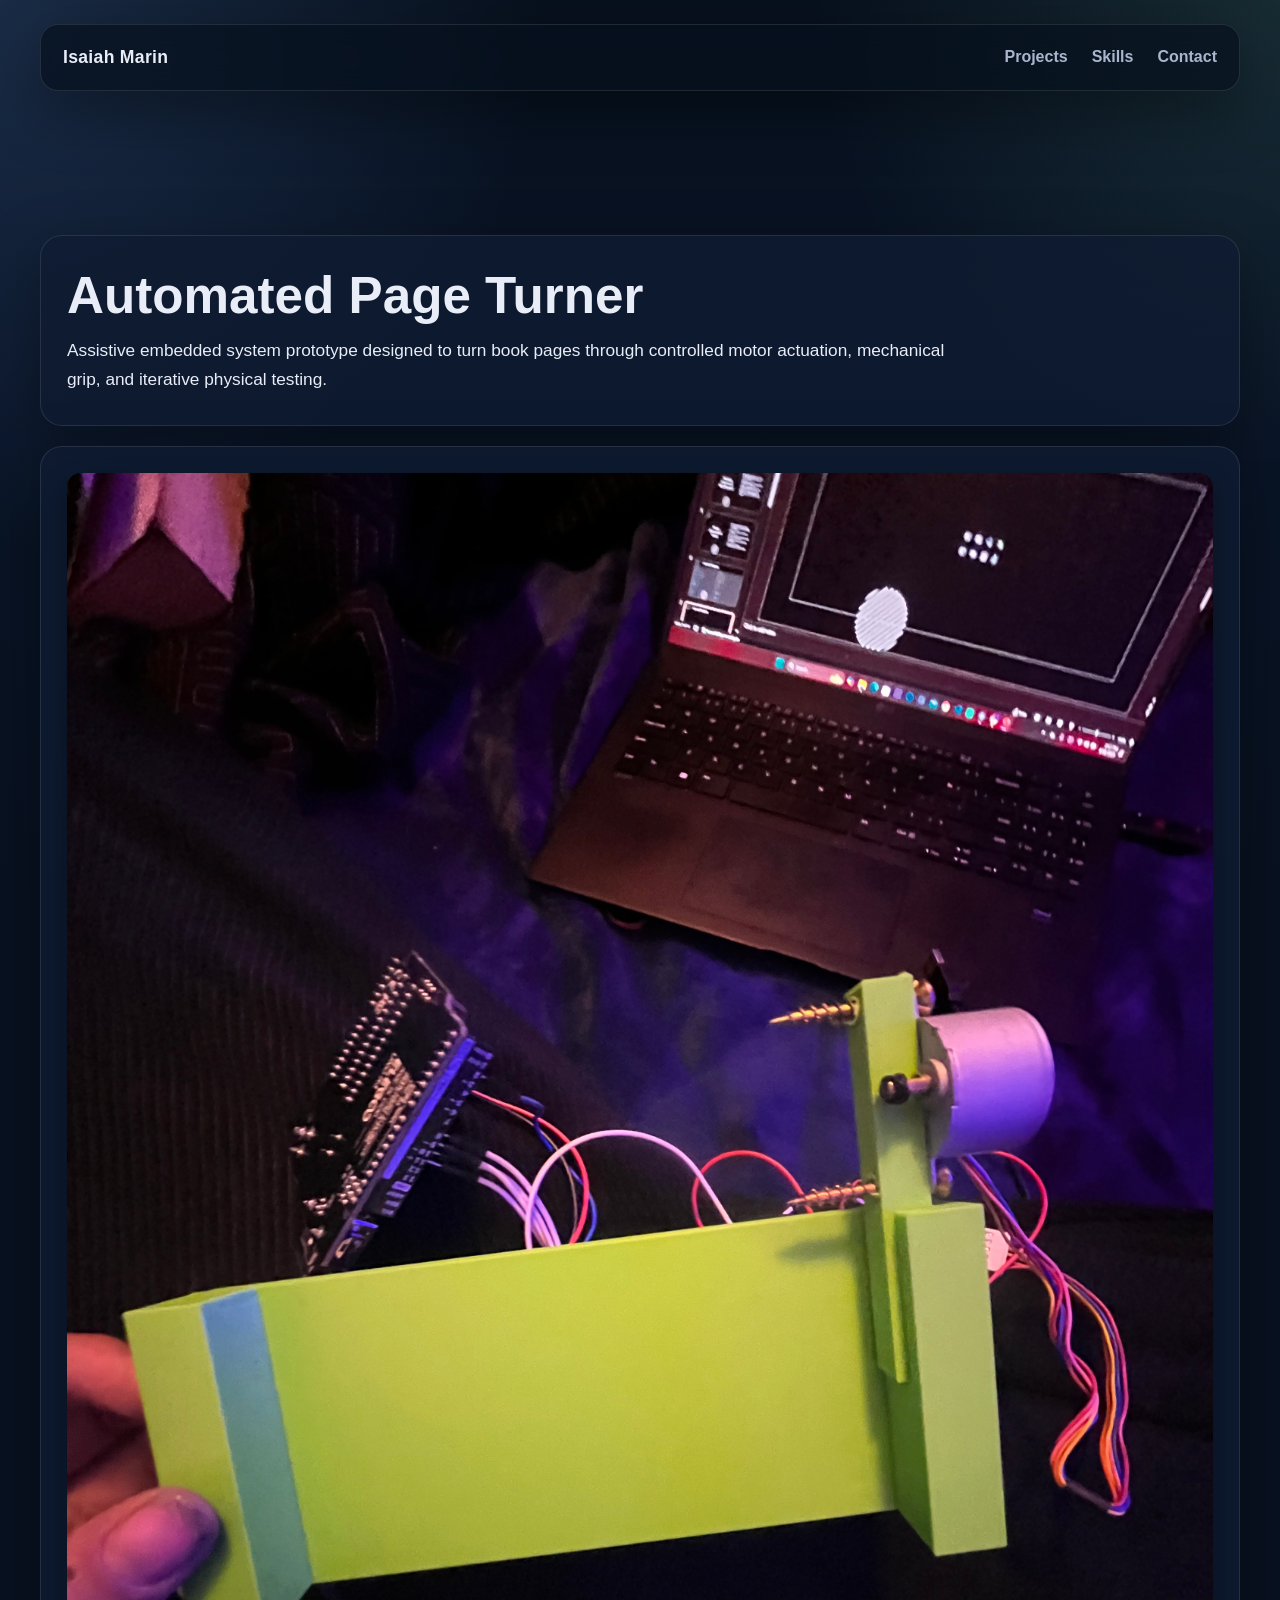
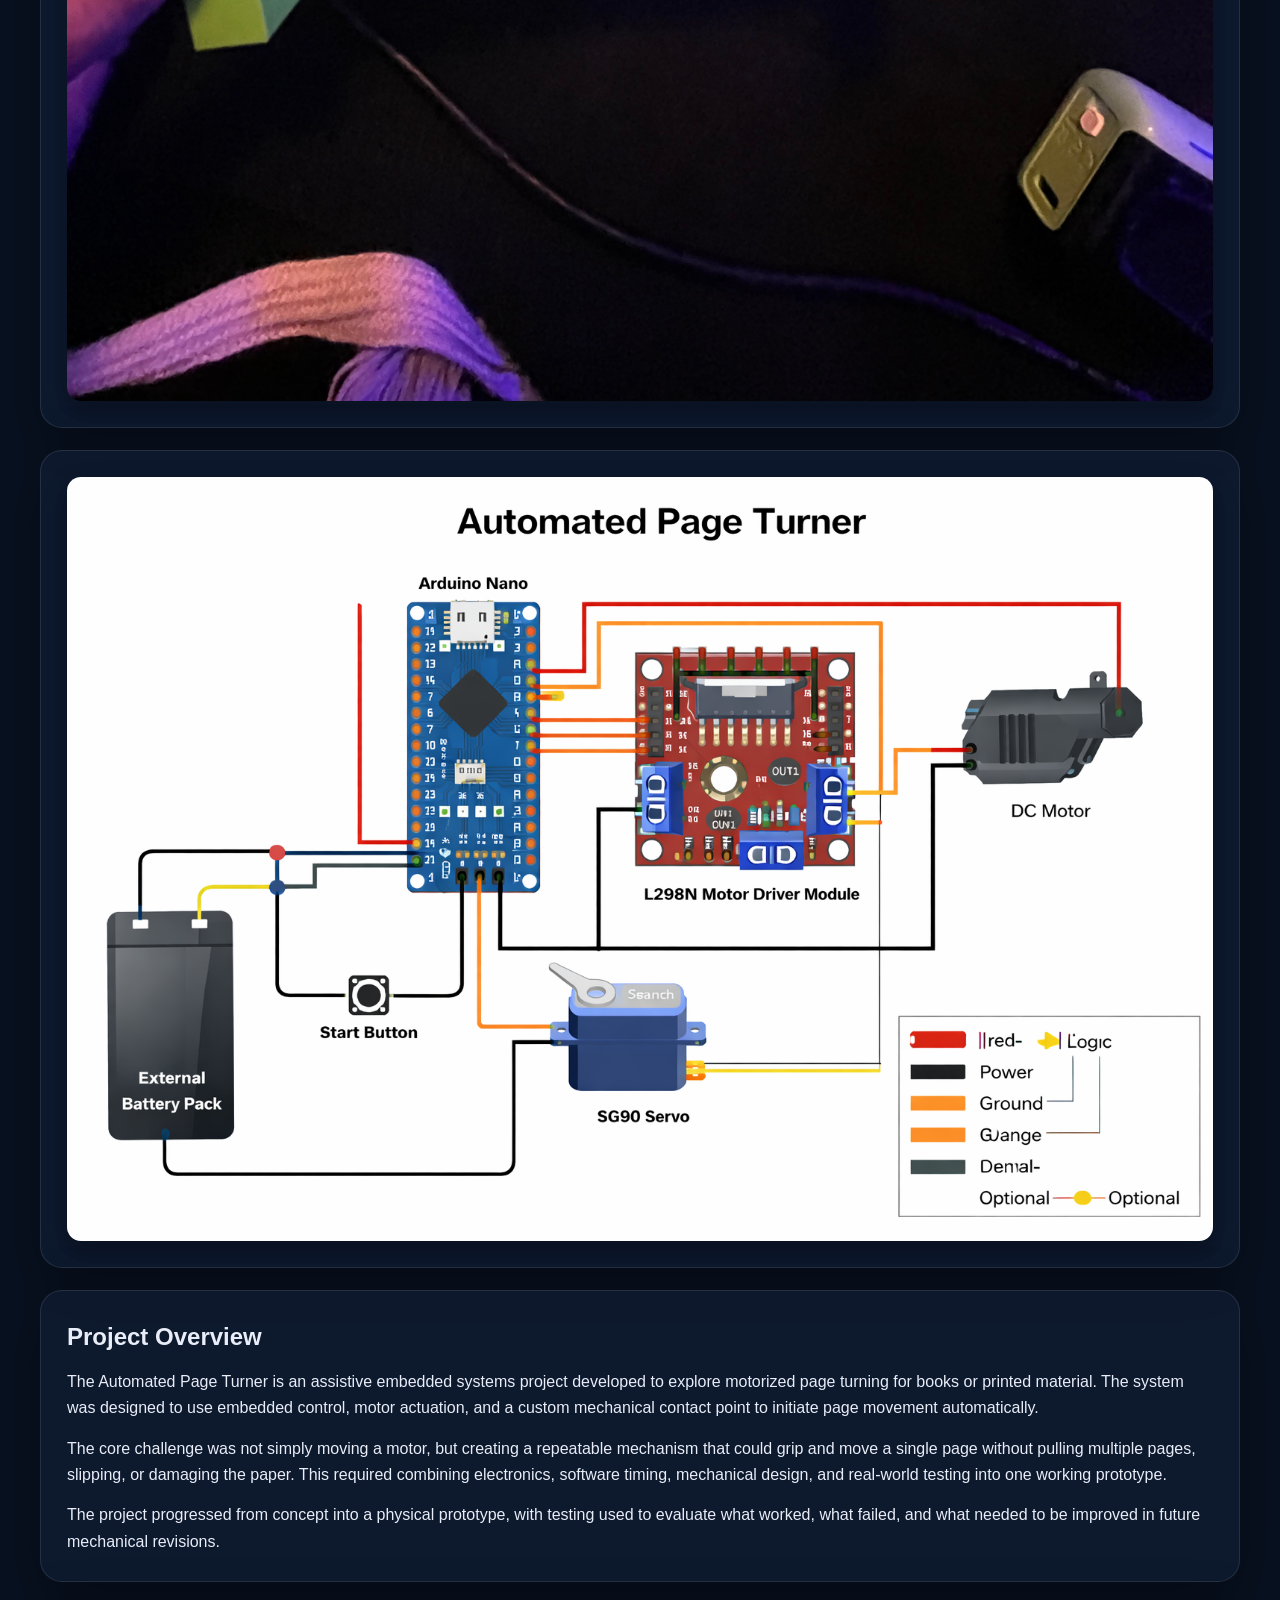
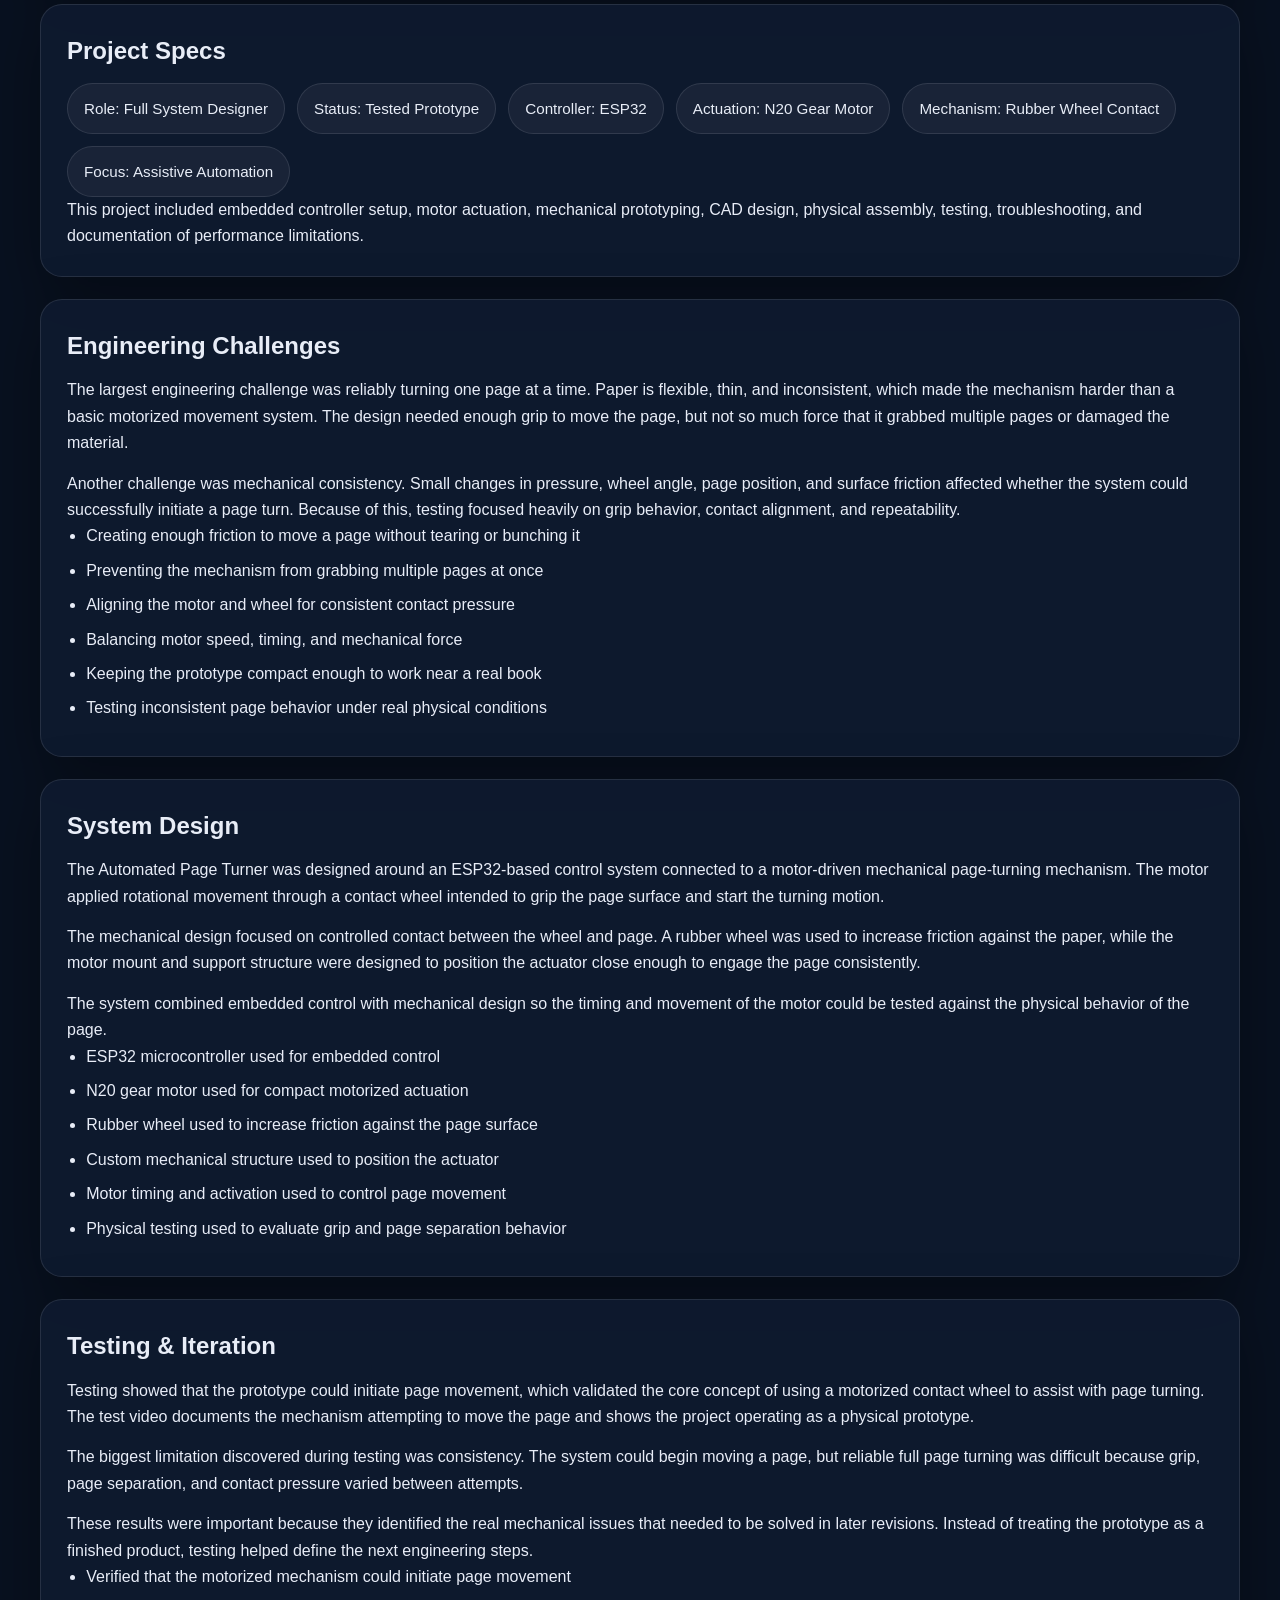
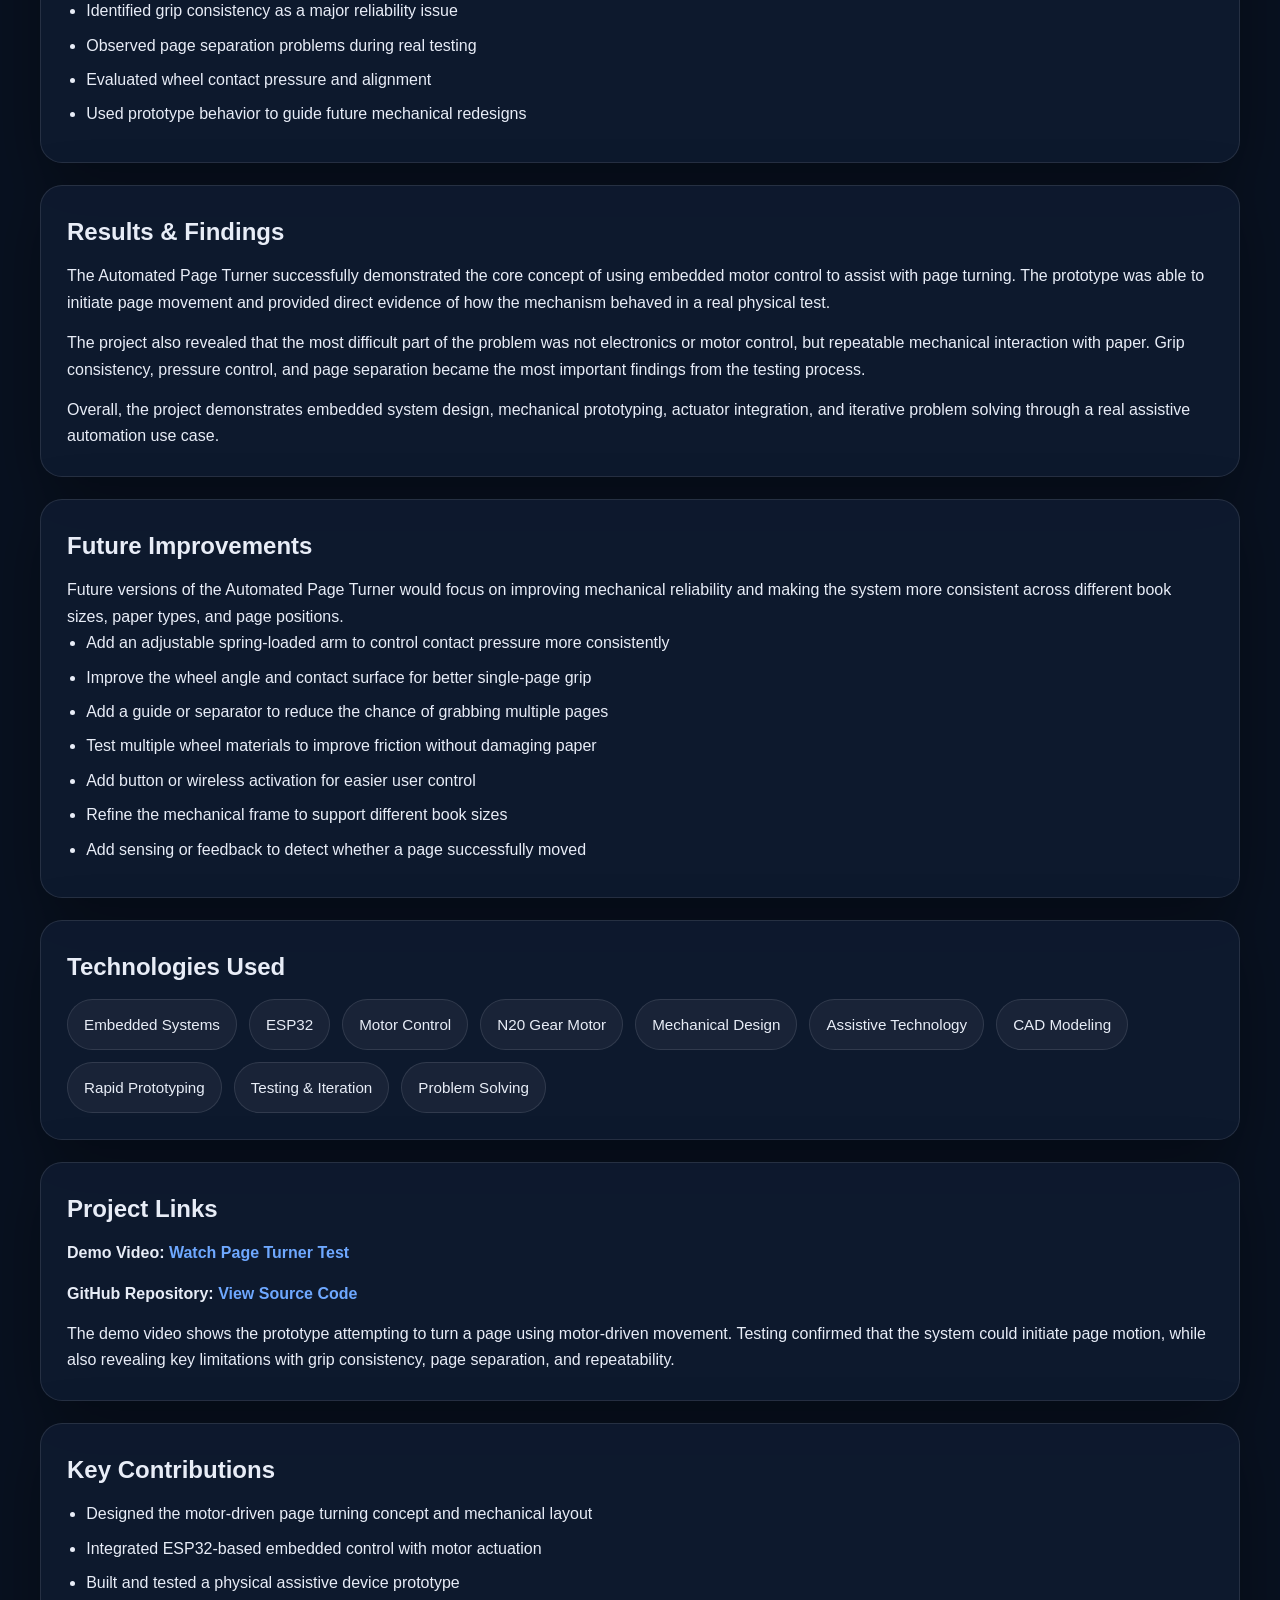
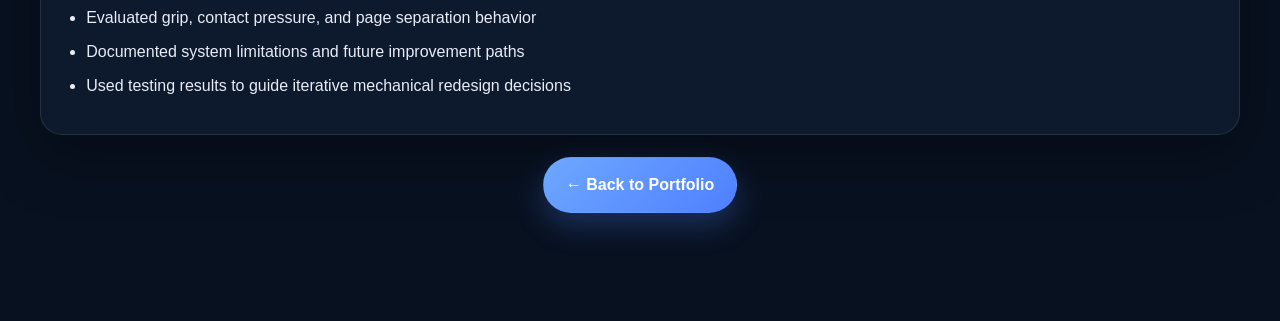
<file: projects/page-turner.html>
<!DOCTYPE html>
<html lang="en">
<head>
  <meta charset="UTF-8">
  <meta name="viewport" content="width=device-width, initial-scale=1.0">
  <title>Automated Page Turner | Isaiah Marin</title>
  <link rel="stylesheet" href="../style.css">
</head>
<body>

<div class="site-bg"></div>

<nav class="navbar">
  <a href="../index.html" class="logo">Isaiah Marin</a>
  <div class="nav-links">
    <a href="../index.html#projects">Projects</a>
    <a href="../index.html#skills">Skills</a>
    <a href="../index.html#contact">Contact</a>
  </div>
</nav>

<main class="section">

  <div class="project-hero card">
    <h1>Automated Page Turner</h1>
    <p class="project-subtitle">
      Assistive embedded system prototype designed to turn book pages through controlled motor actuation, mechanical grip, and iterative physical testing.
    </p>
  </div>

  <div class="card">
    <img src="../images/page-turner-1.jpeg" alt="Automated Page Turner prototype">
  </div>

  <div class="card">
    <img src="../images/52D51521-1A56-4099-A605-3DF977BF25E7.png" alt="Automated Page Turner schematic">
  </div>

  <div class="card">
    <h2>Project Overview</h2>

    <p>
      The Automated Page Turner is an assistive embedded systems project developed to explore motorized page turning for books or printed material. The system was designed to use embedded control, motor actuation, and a custom mechanical contact point to initiate page movement automatically.
    </p>

    <p>
      The core challenge was not simply moving a motor, but creating a repeatable mechanism that could grip and move a single page without pulling multiple pages, slipping, or damaging the paper. This required combining electronics, software timing, mechanical design, and real-world testing into one working prototype.
    </p>

    <p>
      The project progressed from concept into a physical prototype, with testing used to evaluate what worked, what failed, and what needed to be improved in future mechanical revisions.
    </p>
  </div>

  <div class="card">
    <h2>Project Specs</h2>

    <div class="skills-wrap">
      <span class="skill-pill">Role: Full System Designer</span>
      <span class="skill-pill">Status: Tested Prototype</span>
      <span class="skill-pill">Controller: ESP32</span>
      <span class="skill-pill">Actuation: N20 Gear Motor</span>
      <span class="skill-pill">Mechanism: Rubber Wheel Contact</span>
      <span class="skill-pill">Focus: Assistive Automation</span>
    </div>

    <p>
      This project included embedded controller setup, motor actuation, mechanical prototyping, CAD design, physical assembly, testing, troubleshooting, and documentation of performance limitations.
    </p>
  </div>

  <div class="card">
    <h2>Engineering Challenges</h2>

    <p>
      The largest engineering challenge was reliably turning one page at a time. Paper is flexible, thin, and inconsistent, which made the mechanism harder than a basic motorized movement system. The design needed enough grip to move the page, but not so much force that it grabbed multiple pages or damaged the material.
    </p>

    <p>
      Another challenge was mechanical consistency. Small changes in pressure, wheel angle, page position, and surface friction affected whether the system could successfully initiate a page turn. Because of this, testing focused heavily on grip behavior, contact alignment, and repeatability.
    </p>

    <ul>
      <li>Creating enough friction to move a page without tearing or bunching it</li>
      <li>Preventing the mechanism from grabbing multiple pages at once</li>
      <li>Aligning the motor and wheel for consistent contact pressure</li>
      <li>Balancing motor speed, timing, and mechanical force</li>
      <li>Keeping the prototype compact enough to work near a real book</li>
      <li>Testing inconsistent page behavior under real physical conditions</li>
    </ul>
  </div>

  <div class="card">
    <h2>System Design</h2>

    <p>
      The Automated Page Turner was designed around an ESP32-based control system connected to a motor-driven mechanical page-turning mechanism. The motor applied rotational movement through a contact wheel intended to grip the page surface and start the turning motion.
    </p>

    <p>
      The mechanical design focused on controlled contact between the wheel and page. A rubber wheel was used to increase friction against the paper, while the motor mount and support structure were designed to position the actuator close enough to engage the page consistently.
    </p>

    <p>
      The system combined embedded control with mechanical design so the timing and movement of the motor could be tested against the physical behavior of the page.
    </p>

    <ul>
      <li>ESP32 microcontroller used for embedded control</li>
      <li>N20 gear motor used for compact motorized actuation</li>
      <li>Rubber wheel used to increase friction against the page surface</li>
      <li>Custom mechanical structure used to position the actuator</li>
      <li>Motor timing and activation used to control page movement</li>
      <li>Physical testing used to evaluate grip and page separation behavior</li>
    </ul>
  </div>

  <div class="card">
    <h2>Testing & Iteration</h2>

    <p>
      Testing showed that the prototype could initiate page movement, which validated the core concept of using a motorized contact wheel to assist with page turning. The test video documents the mechanism attempting to move the page and shows the project operating as a physical prototype.
    </p>

    <p>
      The biggest limitation discovered during testing was consistency. The system could begin moving a page, but reliable full page turning was difficult because grip, page separation, and contact pressure varied between attempts.
    </p>

    <p>
      These results were important because they identified the real mechanical issues that needed to be solved in later revisions. Instead of treating the prototype as a finished product, testing helped define the next engineering steps.
    </p>

    <ul>
      <li>Verified that the motorized mechanism could initiate page movement</li>
      <li>Identified grip consistency as a major reliability issue</li>
      <li>Observed page separation problems during real testing</li>
      <li>Evaluated wheel contact pressure and alignment</li>
      <li>Used prototype behavior to guide future mechanical redesigns</li>
    </ul>
  </div>

  <div class="card">
    <h2>Results & Findings</h2>

    <p>
      The Automated Page Turner successfully demonstrated the core concept of using embedded motor control to assist with page turning. The prototype was able to initiate page movement and provided direct evidence of how the mechanism behaved in a real physical test.
    </p>

    <p>
      The project also revealed that the most difficult part of the problem was not electronics or motor control, but repeatable mechanical interaction with paper. Grip consistency, pressure control, and page separation became the most important findings from the testing process.
    </p>

    <p>
      Overall, the project demonstrates embedded system design, mechanical prototyping, actuator integration, and iterative problem solving through a real assistive automation use case.
    </p>
  </div>

  <div class="card">
    <h2>Future Improvements</h2>

    <p>
      Future versions of the Automated Page Turner would focus on improving mechanical reliability and making the system more consistent across different book sizes, paper types, and page positions.
    </p>

    <ul>
      <li>Add an adjustable spring-loaded arm to control contact pressure more consistently</li>
      <li>Improve the wheel angle and contact surface for better single-page grip</li>
      <li>Add a guide or separator to reduce the chance of grabbing multiple pages</li>
      <li>Test multiple wheel materials to improve friction without damaging paper</li>
      <li>Add button or wireless activation for easier user control</li>
      <li>Refine the mechanical frame to support different book sizes</li>
      <li>Add sensing or feedback to detect whether a page successfully moved</li>
    </ul>
  </div>

  <div class="card">
    <h2>Technologies Used</h2>

    <div class="skills-wrap">
      <span class="skill-pill">Embedded Systems</span>
      <span class="skill-pill">ESP32</span>
      <span class="skill-pill">Motor Control</span>
      <span class="skill-pill">N20 Gear Motor</span>
      <span class="skill-pill">Mechanical Design</span>
      <span class="skill-pill">Assistive Technology</span>
      <span class="skill-pill">CAD Modeling</span>
      <span class="skill-pill">Rapid Prototyping</span>
      <span class="skill-pill">Testing & Iteration</span>
      <span class="skill-pill">Problem Solving</span>
    </div>
  </div>

  <div class="card">
    <h2>Project Links</h2>

    <p>
      <strong>Demo Video:</strong>
      <a href="https://youtube.com/shorts/TcpziAw8H4M?si=g9DWq31eD_F7ij7J" target="_blank">
        Watch Page Turner Test
      </a>
    </p>

    <p>
      <strong>GitHub Repository:</strong>
      <a href="https://github.com/IsaiahMarin/Automated-Page-Turner" target="_blank">
        View Source Code
      </a>
    </p>

    <p>
      The demo video shows the prototype attempting to turn a page using motor-driven movement. Testing confirmed that the system could initiate page motion, while also revealing key limitations with grip consistency, page separation, and repeatability.
    </p>
  </div>

  <div class="card">
    <h2>Key Contributions</h2>

    <ul>
      <li>Designed the motor-driven page turning concept and mechanical layout</li>
      <li>Integrated ESP32-based embedded control with motor actuation</li>
      <li>Built and tested a physical assistive device prototype</li>
      <li>Evaluated grip, contact pressure, and page separation behavior</li>
      <li>Documented system limitations and future improvement paths</li>
      <li>Used testing results to guide iterative mechanical redesign decisions</li>
    </ul>
  </div>

  <div style="text-align:center; margin-top:20px;">
    <a href="../index.html" class="btn btn-primary">← Back to Portfolio</a>
  </div>

</main>

<script src="../script.js"></script>
</body>
</html>
</file>
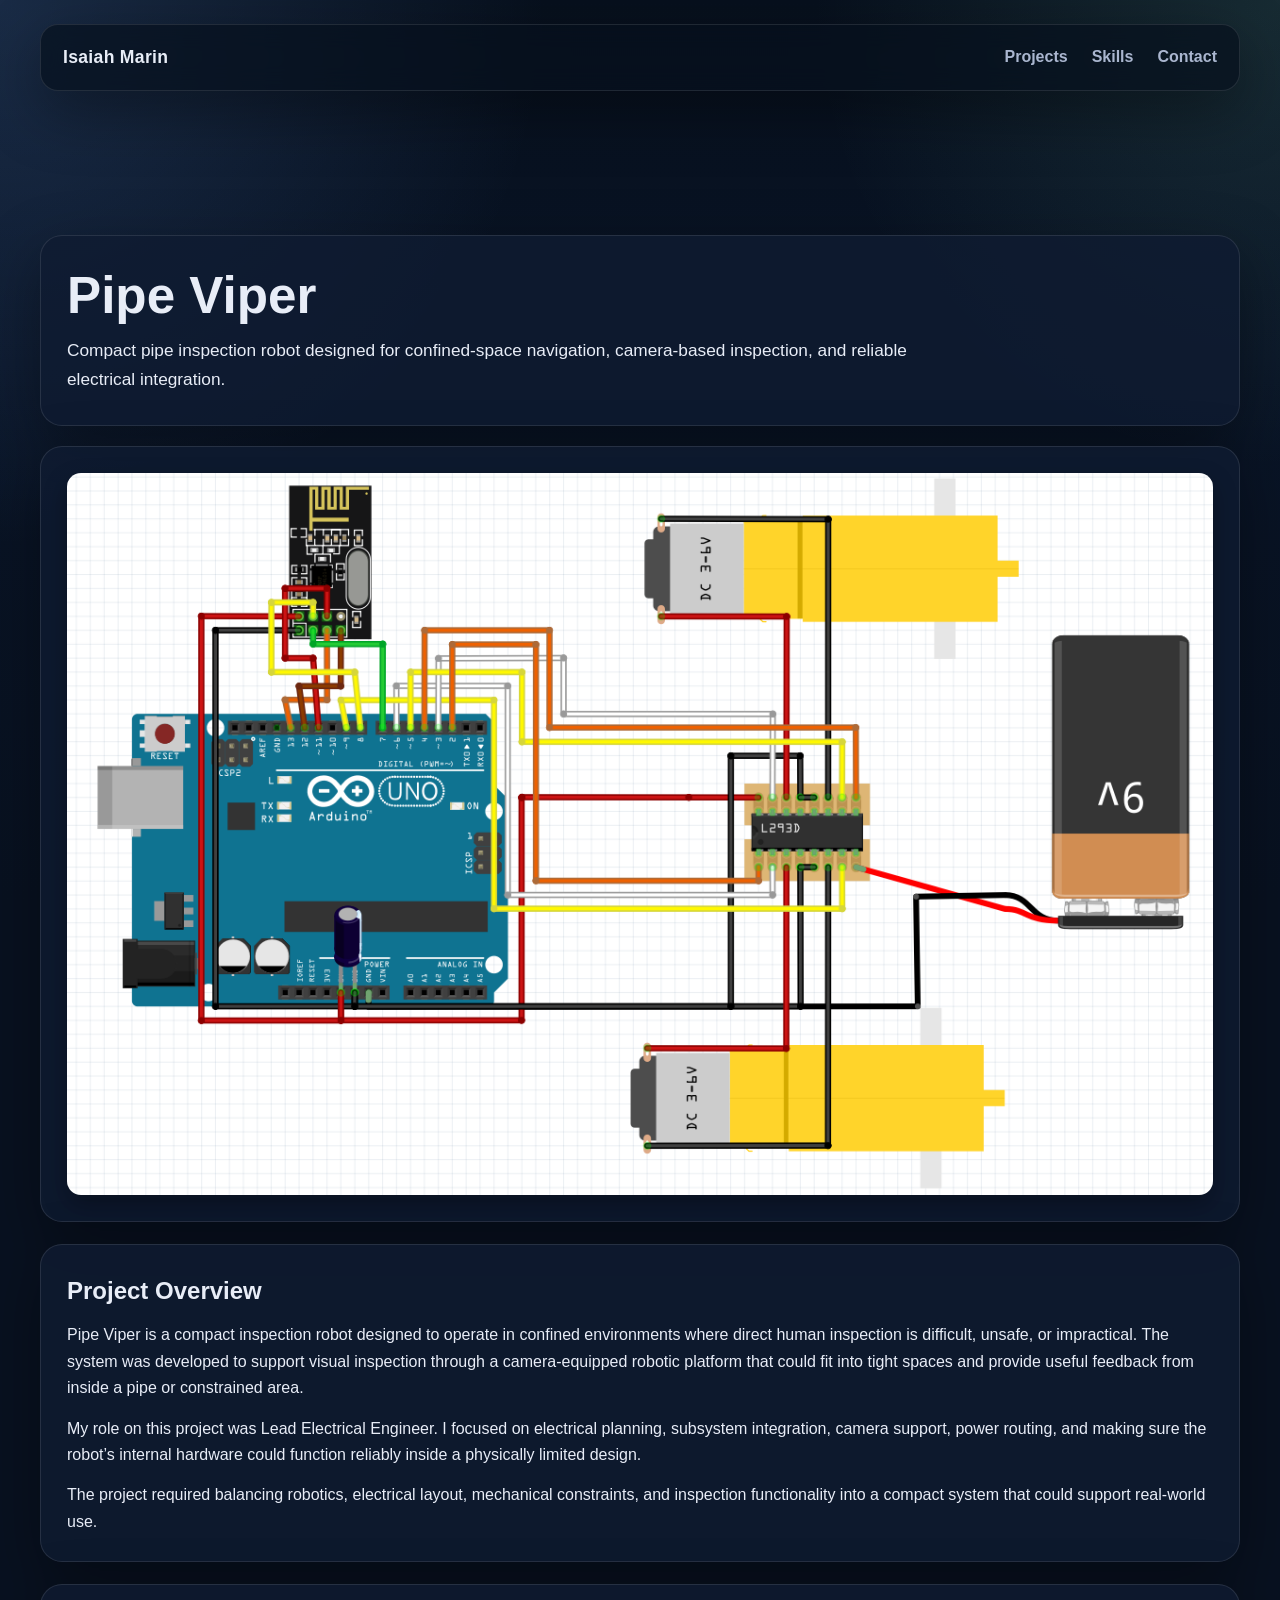
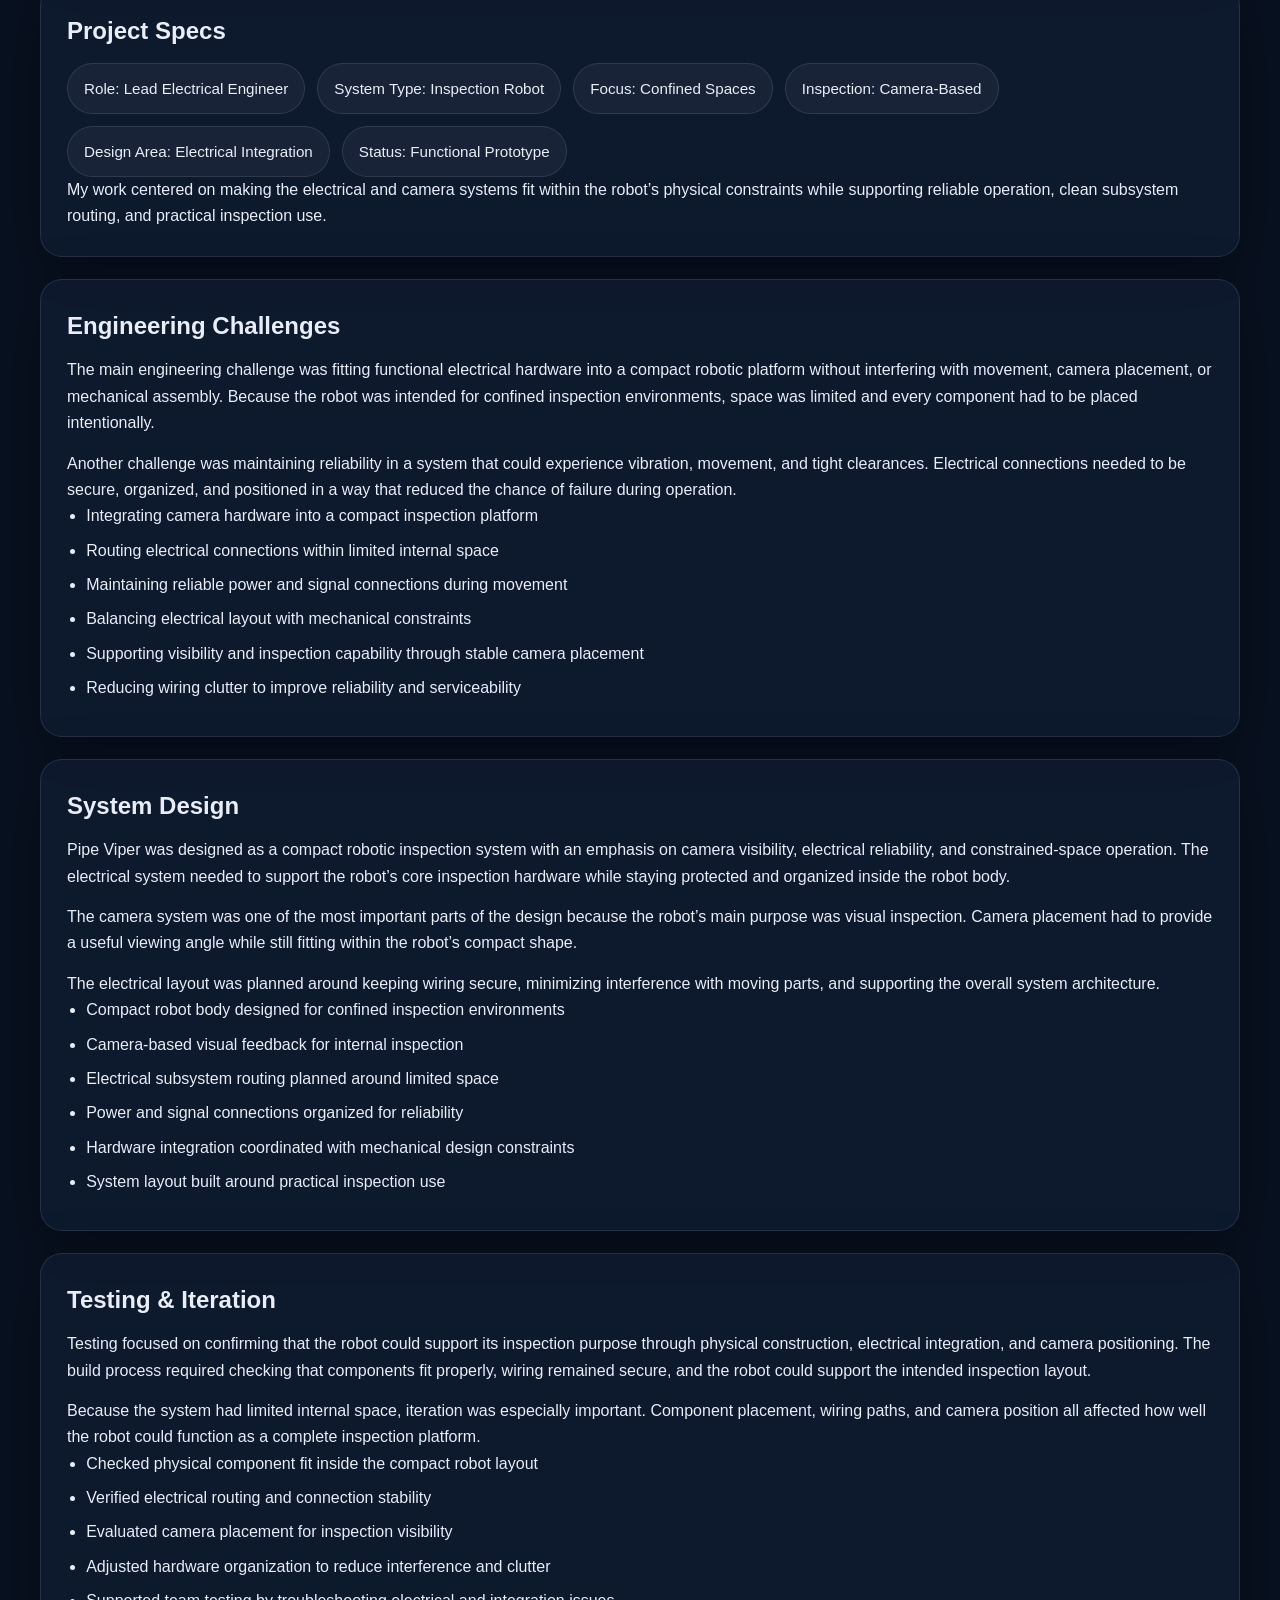
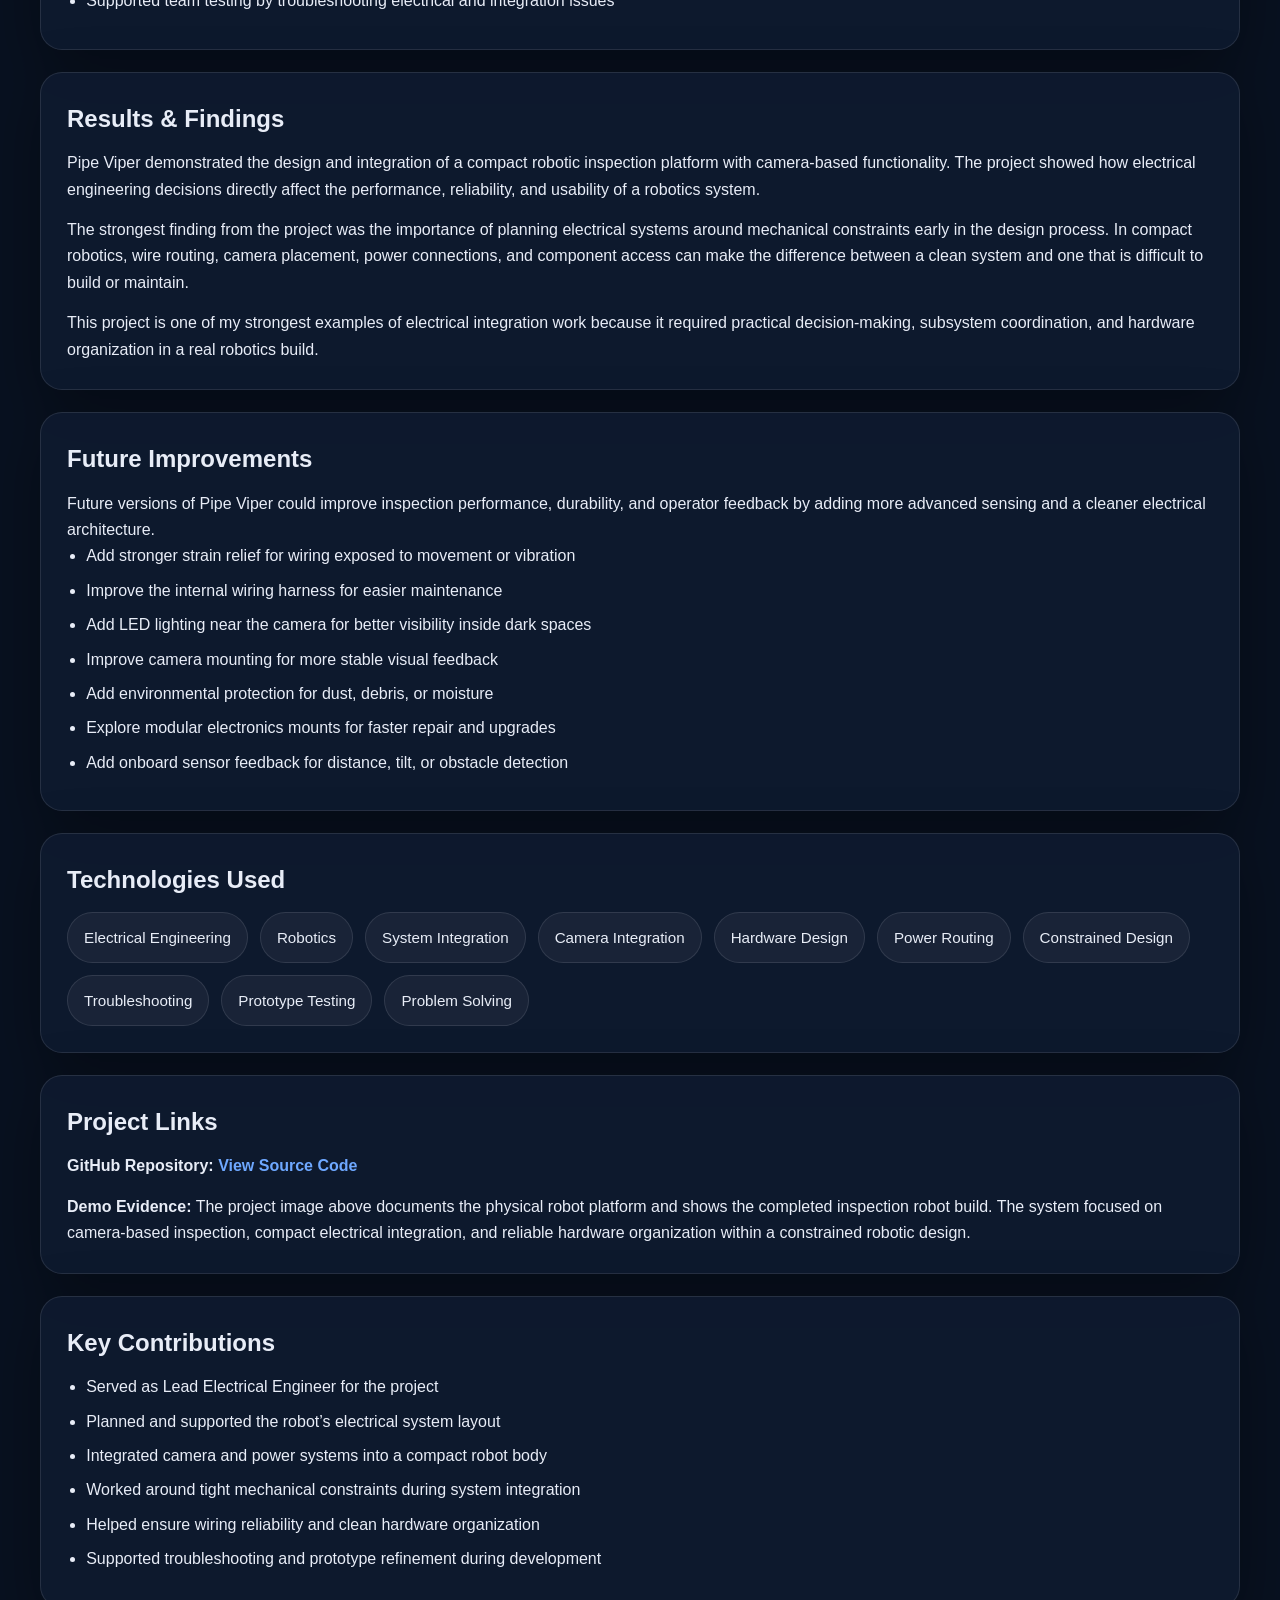
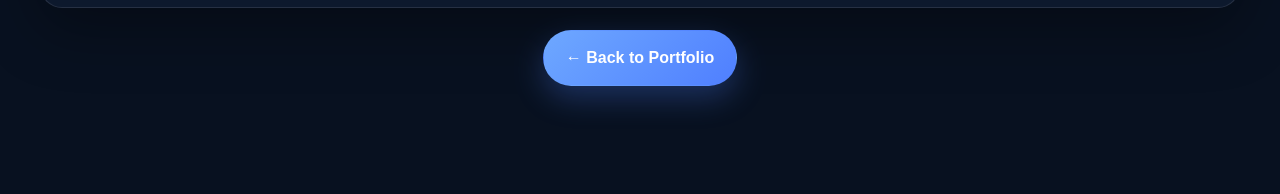
<file: projects/pipe-viper.html>
<!DOCTYPE html>
<html lang="en">
<head>
  <meta charset="UTF-8">
  <meta name="viewport" content="width=device-width, initial-scale=1.0">
  <title>Pipe Viper | Isaiah Marin</title>
  <link rel="stylesheet" href="../style.css">
</head>
<body>

<div class="site-bg"></div>

<nav class="navbar">
  <a href="../index.html" class="logo">Isaiah Marin</a>
  <div class="nav-links">
    <a href="../index.html#projects">Projects</a>
    <a href="../index.html#skills">Skills</a>
    <a href="../index.html#contact">Contact</a>
  </div>
</nav>

<main class="section">

  <div class="project-hero card">
    <h1>Pipe Viper</h1>
    <p class="project-subtitle">
      Compact pipe inspection robot designed for confined-space navigation, camera-based inspection, and reliable electrical integration.
    </p>
  </div>

  <div class="card">
    <img src="../images/pipe-viper-1.png" alt="Pipe Viper inspection robot">
  </div>

  <div class="card">
    <h2>Project Overview</h2>

    <p>
      Pipe Viper is a compact inspection robot designed to operate in confined environments where direct human inspection is difficult, unsafe, or impractical. The system was developed to support visual inspection through a camera-equipped robotic platform that could fit into tight spaces and provide useful feedback from inside a pipe or constrained area.
    </p>

    <p>
      My role on this project was Lead Electrical Engineer. I focused on electrical planning, subsystem integration, camera support, power routing, and making sure the robot’s internal hardware could function reliably inside a physically limited design.
    </p>

    <p>
      The project required balancing robotics, electrical layout, mechanical constraints, and inspection functionality into a compact system that could support real-world use.
    </p>
  </div>

  <div class="card">
    <h2>Project Specs</h2>

    <div class="skills-wrap">
      <span class="skill-pill">Role: Lead Electrical Engineer</span>
      <span class="skill-pill">System Type: Inspection Robot</span>
      <span class="skill-pill">Focus: Confined Spaces</span>
      <span class="skill-pill">Inspection: Camera-Based</span>
      <span class="skill-pill">Design Area: Electrical Integration</span>
      <span class="skill-pill">Status: Functional Prototype</span>
    </div>

    <p>
      My work centered on making the electrical and camera systems fit within the robot’s physical constraints while supporting reliable operation, clean subsystem routing, and practical inspection use.
    </p>
  </div>

  <div class="card">
    <h2>Engineering Challenges</h2>

    <p>
      The main engineering challenge was fitting functional electrical hardware into a compact robotic platform without interfering with movement, camera placement, or mechanical assembly. Because the robot was intended for confined inspection environments, space was limited and every component had to be placed intentionally.
    </p>

    <p>
      Another challenge was maintaining reliability in a system that could experience vibration, movement, and tight clearances. Electrical connections needed to be secure, organized, and positioned in a way that reduced the chance of failure during operation.
    </p>

    <ul>
      <li>Integrating camera hardware into a compact inspection platform</li>
      <li>Routing electrical connections within limited internal space</li>
      <li>Maintaining reliable power and signal connections during movement</li>
      <li>Balancing electrical layout with mechanical constraints</li>
      <li>Supporting visibility and inspection capability through stable camera placement</li>
      <li>Reducing wiring clutter to improve reliability and serviceability</li>
    </ul>
  </div>

  <div class="card">
    <h2>System Design</h2>

    <p>
      Pipe Viper was designed as a compact robotic inspection system with an emphasis on camera visibility, electrical reliability, and constrained-space operation. The electrical system needed to support the robot’s core inspection hardware while staying protected and organized inside the robot body.
    </p>

    <p>
      The camera system was one of the most important parts of the design because the robot’s main purpose was visual inspection. Camera placement had to provide a useful viewing angle while still fitting within the robot’s compact shape.
    </p>

    <p>
      The electrical layout was planned around keeping wiring secure, minimizing interference with moving parts, and supporting the overall system architecture.
    </p>

    <ul>
      <li>Compact robot body designed for confined inspection environments</li>
      <li>Camera-based visual feedback for internal inspection</li>
      <li>Electrical subsystem routing planned around limited space</li>
      <li>Power and signal connections organized for reliability</li>
      <li>Hardware integration coordinated with mechanical design constraints</li>
      <li>System layout built around practical inspection use</li>
    </ul>
  </div>

  <div class="card">
    <h2>Testing & Iteration</h2>

    <p>
      Testing focused on confirming that the robot could support its inspection purpose through physical construction, electrical integration, and camera positioning. The build process required checking that components fit properly, wiring remained secure, and the robot could support the intended inspection layout.
    </p>

    <p>
      Because the system had limited internal space, iteration was especially important. Component placement, wiring paths, and camera position all affected how well the robot could function as a complete inspection platform.
    </p>

    <ul>
      <li>Checked physical component fit inside the compact robot layout</li>
      <li>Verified electrical routing and connection stability</li>
      <li>Evaluated camera placement for inspection visibility</li>
      <li>Adjusted hardware organization to reduce interference and clutter</li>
      <li>Supported team testing by troubleshooting electrical and integration issues</li>
    </ul>
  </div>

  <div class="card">
    <h2>Results & Findings</h2>

    <p>
      Pipe Viper demonstrated the design and integration of a compact robotic inspection platform with camera-based functionality. The project showed how electrical engineering decisions directly affect the performance, reliability, and usability of a robotics system.
    </p>

    <p>
      The strongest finding from the project was the importance of planning electrical systems around mechanical constraints early in the design process. In compact robotics, wire routing, camera placement, power connections, and component access can make the difference between a clean system and one that is difficult to build or maintain.
    </p>

    <p>
      This project is one of my strongest examples of electrical integration work because it required practical decision-making, subsystem coordination, and hardware organization in a real robotics build.
    </p>
  </div>

  <div class="card">
    <h2>Future Improvements</h2>

    <p>
      Future versions of Pipe Viper could improve inspection performance, durability, and operator feedback by adding more advanced sensing and a cleaner electrical architecture.
    </p>

    <ul>
      <li>Add stronger strain relief for wiring exposed to movement or vibration</li>
      <li>Improve the internal wiring harness for easier maintenance</li>
      <li>Add LED lighting near the camera for better visibility inside dark spaces</li>
      <li>Improve camera mounting for more stable visual feedback</li>
      <li>Add environmental protection for dust, debris, or moisture</li>
      <li>Explore modular electronics mounts for faster repair and upgrades</li>
      <li>Add onboard sensor feedback for distance, tilt, or obstacle detection</li>
    </ul>
  </div>

  <div class="card">
    <h2>Technologies Used</h2>

    <div class="skills-wrap">
      <span class="skill-pill">Electrical Engineering</span>
      <span class="skill-pill">Robotics</span>
      <span class="skill-pill">System Integration</span>
      <span class="skill-pill">Camera Integration</span>
      <span class="skill-pill">Hardware Design</span>
      <span class="skill-pill">Power Routing</span>
      <span class="skill-pill">Constrained Design</span>
      <span class="skill-pill">Troubleshooting</span>
      <span class="skill-pill">Prototype Testing</span>
      <span class="skill-pill">Problem Solving</span>
    </div>
  </div>

  <div class="card">
    <h2>Project Links</h2>

    <p>
      <strong>GitHub Repository:</strong>
      <a href="https://github.com/IsaiahMarin/Pipe-Viper" target="_blank">
        View Source Code
      </a>
    </p>

    <p>
      <strong>Demo Evidence:</strong>
      The project image above documents the physical robot platform and shows the completed inspection robot build. The system focused on camera-based inspection, compact electrical integration, and reliable hardware organization within a constrained robotic design.
    </p>
  </div>

  <div class="card">
    <h2>Key Contributions</h2>

    <ul>
      <li>Served as Lead Electrical Engineer for the project</li>
      <li>Planned and supported the robot’s electrical system layout</li>
      <li>Integrated camera and power systems into a compact robot body</li>
      <li>Worked around tight mechanical constraints during system integration</li>
      <li>Helped ensure wiring reliability and clean hardware organization</li>
      <li>Supported troubleshooting and prototype refinement during development</li>
    </ul>
  </div>

  <div style="text-align:center; margin-top:20px;">
    <a href="../index.html" class="btn btn-primary">← Back to Portfolio</a>
  </div>

</main>

<script src="../script.js"></script>
</body>
</html>
</file>
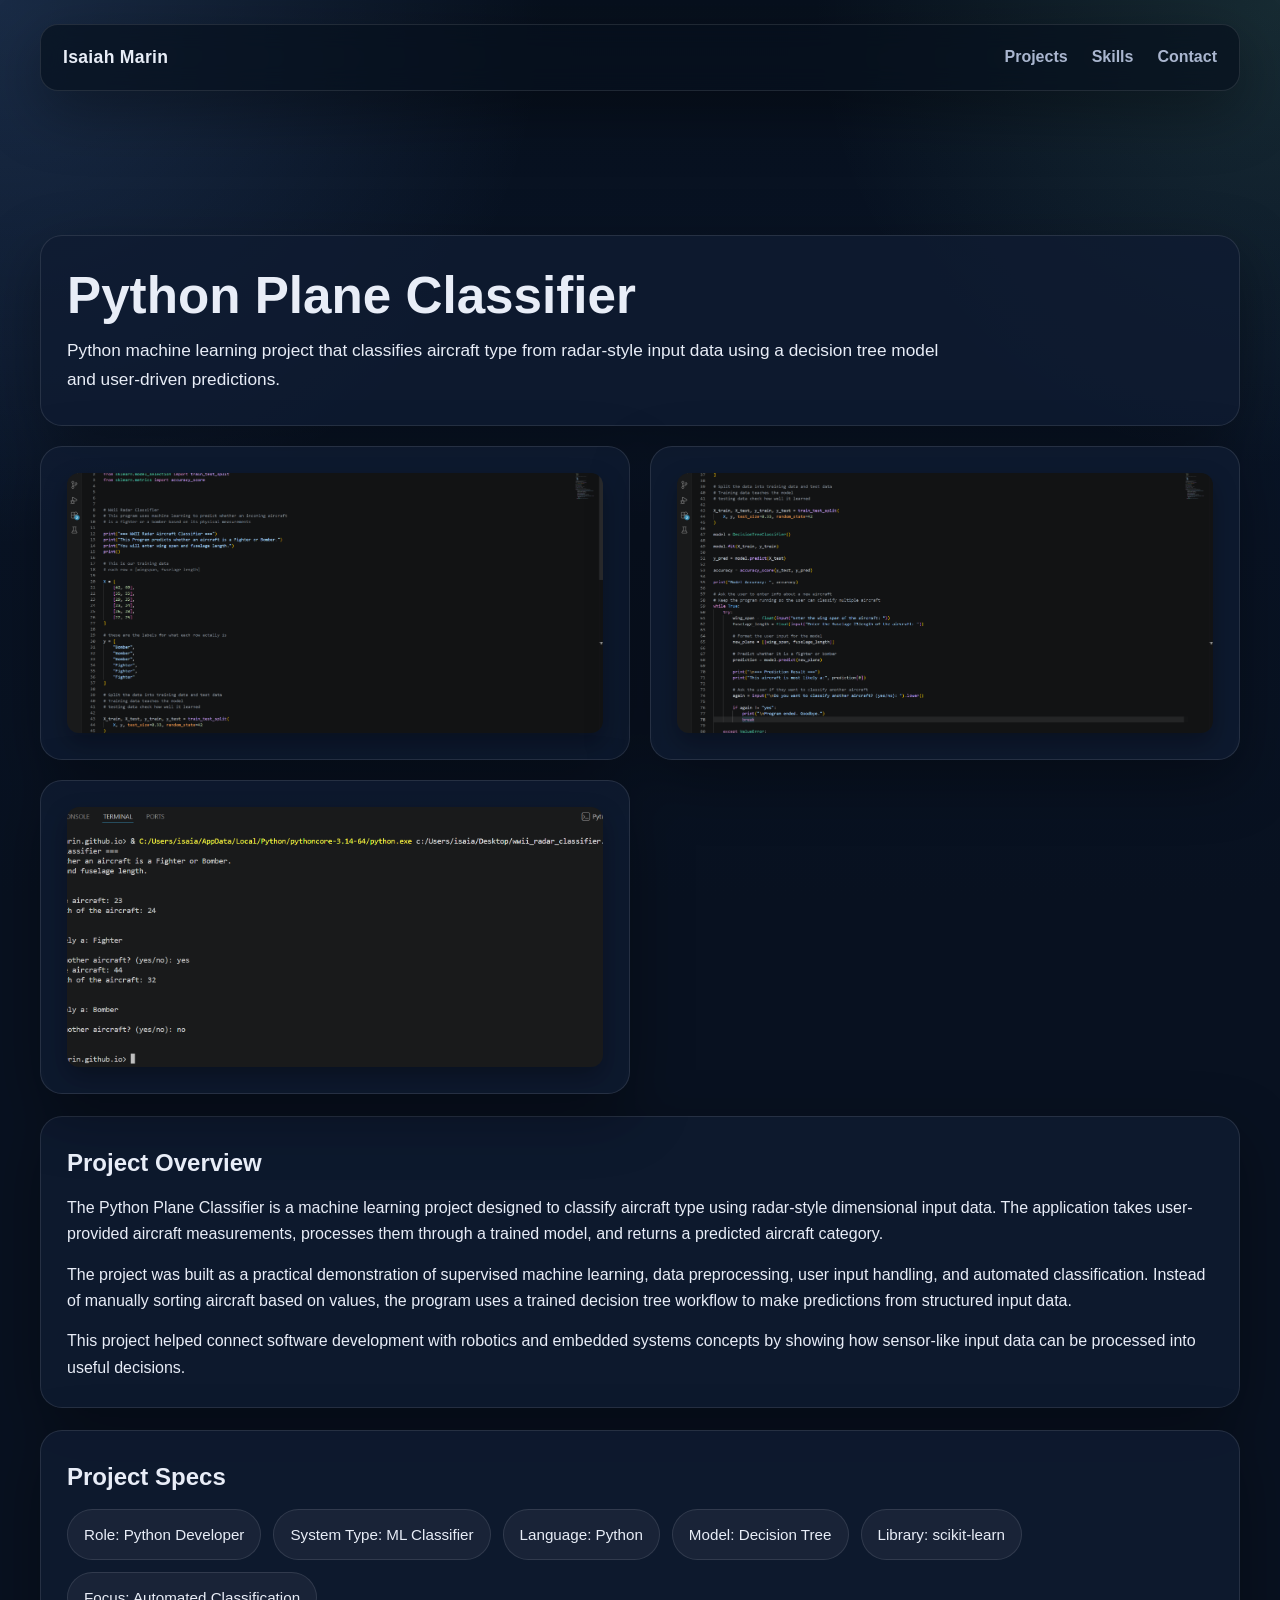
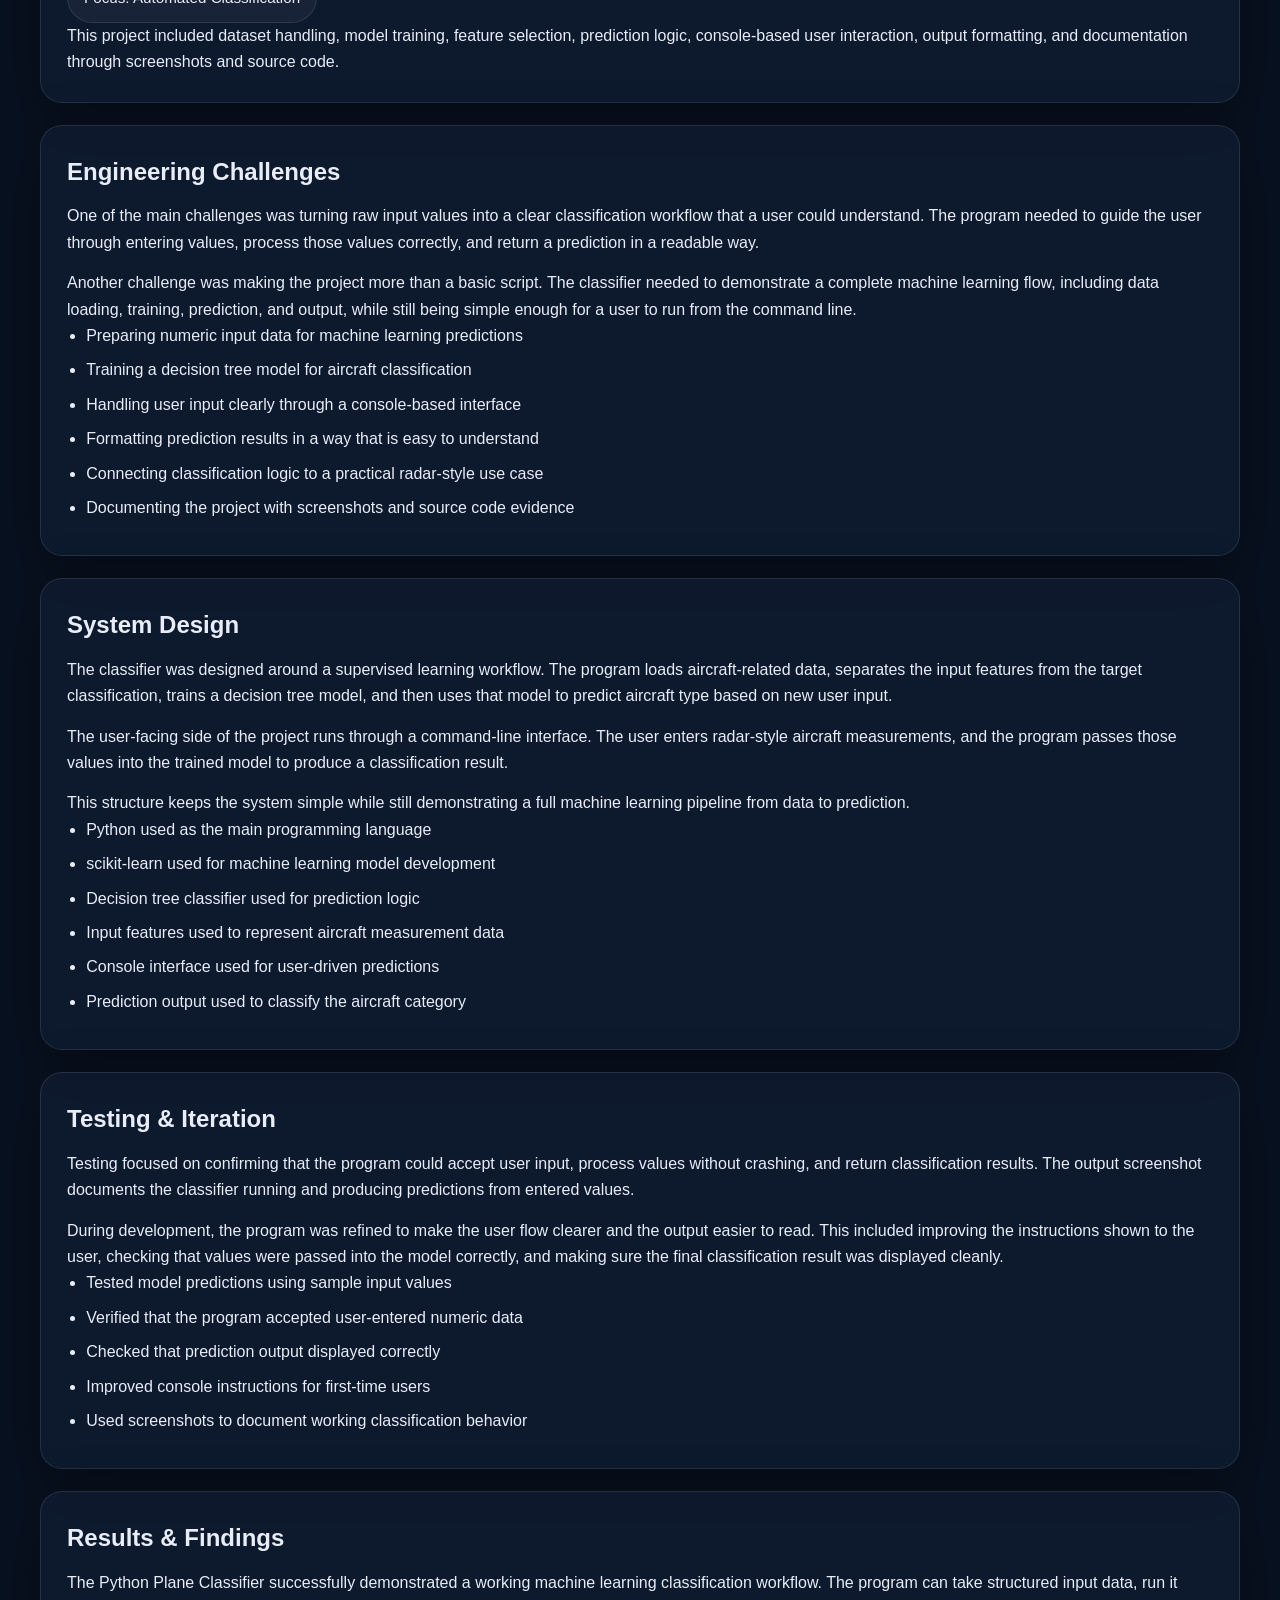
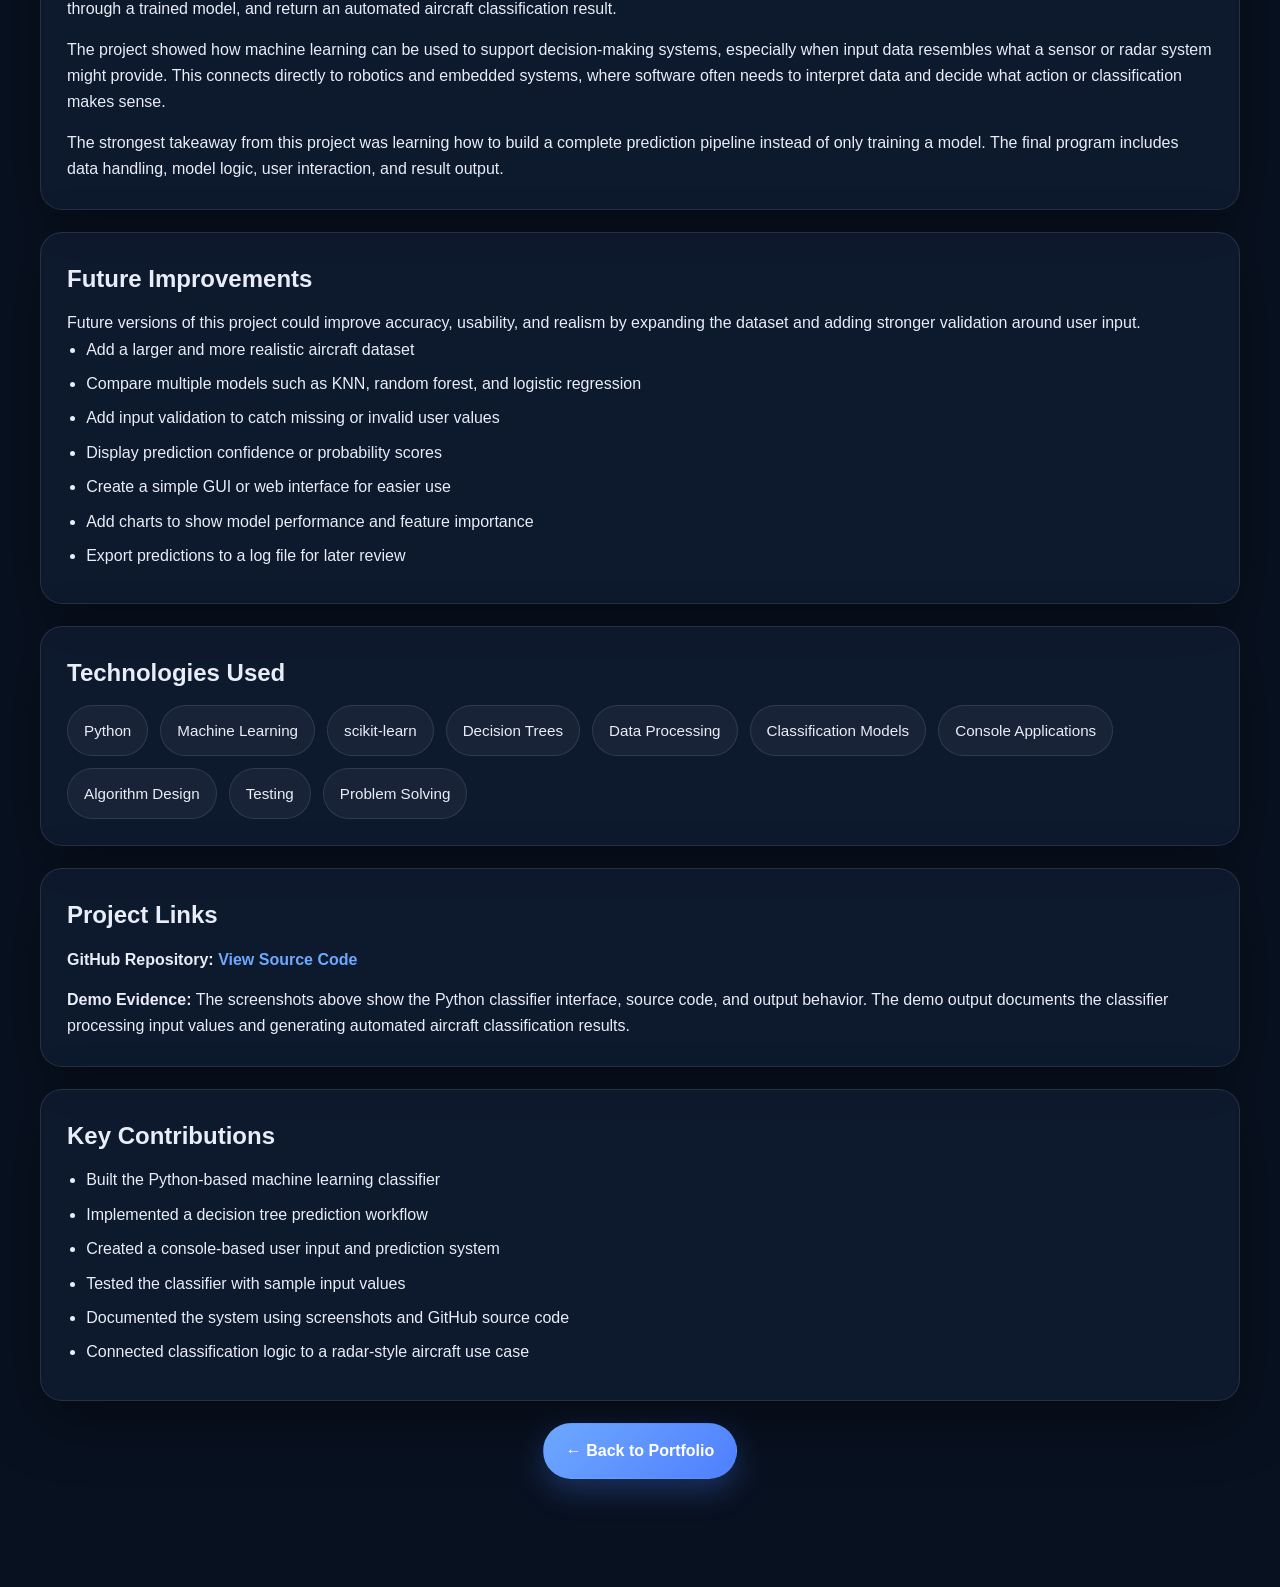
<file: projects/python-ml.html>
<!DOCTYPE html>
<html lang="en">
<head>
  <meta charset="UTF-8">
  <meta name="viewport" content="width=device-width, initial-scale=1.0">
  <title>Python Plane Classifier | Isaiah Marin</title>
  <link rel="stylesheet" href="../style.css">
</head>
<body>

<div class="site-bg"></div>

<nav class="navbar">
  <a href="../index.html" class="logo">Isaiah Marin</a>
  <div class="nav-links">
    <a href="../index.html#projects">Projects</a>
    <a href="../index.html#skills">Skills</a>
    <a href="../index.html#contact">Contact</a>
  </div>
</nav>

<main class="section">

  <div class="project-hero card">
    <h1>Python Plane Classifier</h1>
    <p class="project-subtitle">
      Python machine learning project that classifies aircraft type from radar-style input data using a decision tree model and user-driven predictions.
    </p>
  </div>

  <div class="project-gallery-grid two-up">
    <div class="card">
      <img src="../images/python-project-1.png" alt="Python Plane Classifier screenshot 1">
    </div>

    <div class="card">
      <img src="../images/python-project-2.png" alt="Python Plane Classifier screenshot 2">
    </div>

    <div class="card">
      <img src="../images/python-project-demo.png" alt="Python Plane Classifier output demo">
    </div>
  </div>

  <div class="card">
    <h2>Project Overview</h2>

    <p>
      The Python Plane Classifier is a machine learning project designed to classify aircraft type using radar-style dimensional input data. The application takes user-provided aircraft measurements, processes them through a trained model, and returns a predicted aircraft category.
    </p>

    <p>
      The project was built as a practical demonstration of supervised machine learning, data preprocessing, user input handling, and automated classification. Instead of manually sorting aircraft based on values, the program uses a trained decision tree workflow to make predictions from structured input data.
    </p>

    <p>
      This project helped connect software development with robotics and embedded systems concepts by showing how sensor-like input data can be processed into useful decisions.
    </p>
  </div>

  <div class="card">
    <h2>Project Specs</h2>

    <div class="skills-wrap">
      <span class="skill-pill">Role: Python Developer</span>
      <span class="skill-pill">System Type: ML Classifier</span>
      <span class="skill-pill">Language: Python</span>
      <span class="skill-pill">Model: Decision Tree</span>
      <span class="skill-pill">Library: scikit-learn</span>
      <span class="skill-pill">Focus: Automated Classification</span>
    </div>

    <p>
      This project included dataset handling, model training, feature selection, prediction logic, console-based user interaction, output formatting, and documentation through screenshots and source code.
    </p>
  </div>

  <div class="card">
    <h2>Engineering Challenges</h2>

    <p>
      One of the main challenges was turning raw input values into a clear classification workflow that a user could understand. The program needed to guide the user through entering values, process those values correctly, and return a prediction in a readable way.
    </p>

    <p>
      Another challenge was making the project more than a basic script. The classifier needed to demonstrate a complete machine learning flow, including data loading, training, prediction, and output, while still being simple enough for a user to run from the command line.
    </p>

    <ul>
      <li>Preparing numeric input data for machine learning predictions</li>
      <li>Training a decision tree model for aircraft classification</li>
      <li>Handling user input clearly through a console-based interface</li>
      <li>Formatting prediction results in a way that is easy to understand</li>
      <li>Connecting classification logic to a practical radar-style use case</li>
      <li>Documenting the project with screenshots and source code evidence</li>
    </ul>
  </div>

  <div class="card">
    <h2>System Design</h2>

    <p>
      The classifier was designed around a supervised learning workflow. The program loads aircraft-related data, separates the input features from the target classification, trains a decision tree model, and then uses that model to predict aircraft type based on new user input.
    </p>

    <p>
      The user-facing side of the project runs through a command-line interface. The user enters radar-style aircraft measurements, and the program passes those values into the trained model to produce a classification result.
    </p>

    <p>
      This structure keeps the system simple while still demonstrating a full machine learning pipeline from data to prediction.
    </p>

    <ul>
      <li>Python used as the main programming language</li>
      <li>scikit-learn used for machine learning model development</li>
      <li>Decision tree classifier used for prediction logic</li>
      <li>Input features used to represent aircraft measurement data</li>
      <li>Console interface used for user-driven predictions</li>
      <li>Prediction output used to classify the aircraft category</li>
    </ul>
  </div>

  <div class="card">
    <h2>Testing & Iteration</h2>

    <p>
      Testing focused on confirming that the program could accept user input, process values without crashing, and return classification results. The output screenshot documents the classifier running and producing predictions from entered values.
    </p>

    <p>
      During development, the program was refined to make the user flow clearer and the output easier to read. This included improving the instructions shown to the user, checking that values were passed into the model correctly, and making sure the final classification result was displayed cleanly.
    </p>

    <ul>
      <li>Tested model predictions using sample input values</li>
      <li>Verified that the program accepted user-entered numeric data</li>
      <li>Checked that prediction output displayed correctly</li>
      <li>Improved console instructions for first-time users</li>
      <li>Used screenshots to document working classification behavior</li>
    </ul>
  </div>

  <div class="card">
    <h2>Results & Findings</h2>

    <p>
      The Python Plane Classifier successfully demonstrated a working machine learning classification workflow. The program can take structured input data, run it through a trained model, and return an automated aircraft classification result.
    </p>

    <p>
      The project showed how machine learning can be used to support decision-making systems, especially when input data resembles what a sensor or radar system might provide. This connects directly to robotics and embedded systems, where software often needs to interpret data and decide what action or classification makes sense.
    </p>

    <p>
      The strongest takeaway from this project was learning how to build a complete prediction pipeline instead of only training a model. The final program includes data handling, model logic, user interaction, and result output.
    </p>
  </div>

  <div class="card">
    <h2>Future Improvements</h2>

    <p>
      Future versions of this project could improve accuracy, usability, and realism by expanding the dataset and adding stronger validation around user input.
    </p>

    <ul>
      <li>Add a larger and more realistic aircraft dataset</li>
      <li>Compare multiple models such as KNN, random forest, and logistic regression</li>
      <li>Add input validation to catch missing or invalid user values</li>
      <li>Display prediction confidence or probability scores</li>
      <li>Create a simple GUI or web interface for easier use</li>
      <li>Add charts to show model performance and feature importance</li>
      <li>Export predictions to a log file for later review</li>
    </ul>
  </div>

  <div class="card">
    <h2>Technologies Used</h2>

    <div class="skills-wrap">
      <span class="skill-pill">Python</span>
      <span class="skill-pill">Machine Learning</span>
      <span class="skill-pill">scikit-learn</span>
      <span class="skill-pill">Decision Trees</span>
      <span class="skill-pill">Data Processing</span>
      <span class="skill-pill">Classification Models</span>
      <span class="skill-pill">Console Applications</span>
      <span class="skill-pill">Algorithm Design</span>
      <span class="skill-pill">Testing</span>
      <span class="skill-pill">Problem Solving</span>
    </div>
  </div>

  <div class="card">
    <h2>Project Links</h2>

    <p>
      <strong>GitHub Repository:</strong>
      <a href="https://github.com/IsaiahMarin/Plane-Classifier" target="_blank">
        View Source Code
      </a>
    </p>

    <p>
      <strong>Demo Evidence:</strong>
      The screenshots above show the Python classifier interface, source code, and output behavior. The demo output documents the classifier processing input values and generating automated aircraft classification results.
    </p>
  </div>

  <div class="card">
    <h2>Key Contributions</h2>

    <ul>
      <li>Built the Python-based machine learning classifier</li>
      <li>Implemented a decision tree prediction workflow</li>
      <li>Created a console-based user input and prediction system</li>
      <li>Tested the classifier with sample input values</li>
      <li>Documented the system using screenshots and GitHub source code</li>
      <li>Connected classification logic to a radar-style aircraft use case</li>
    </ul>
  </div>

  <div style="text-align:center; margin-top:20px;">
    <a href="../index.html" class="btn btn-primary">← Back to Portfolio</a>
  </div>

</main>

<script src="../script.js"></script>
</body>
</html>
</file>
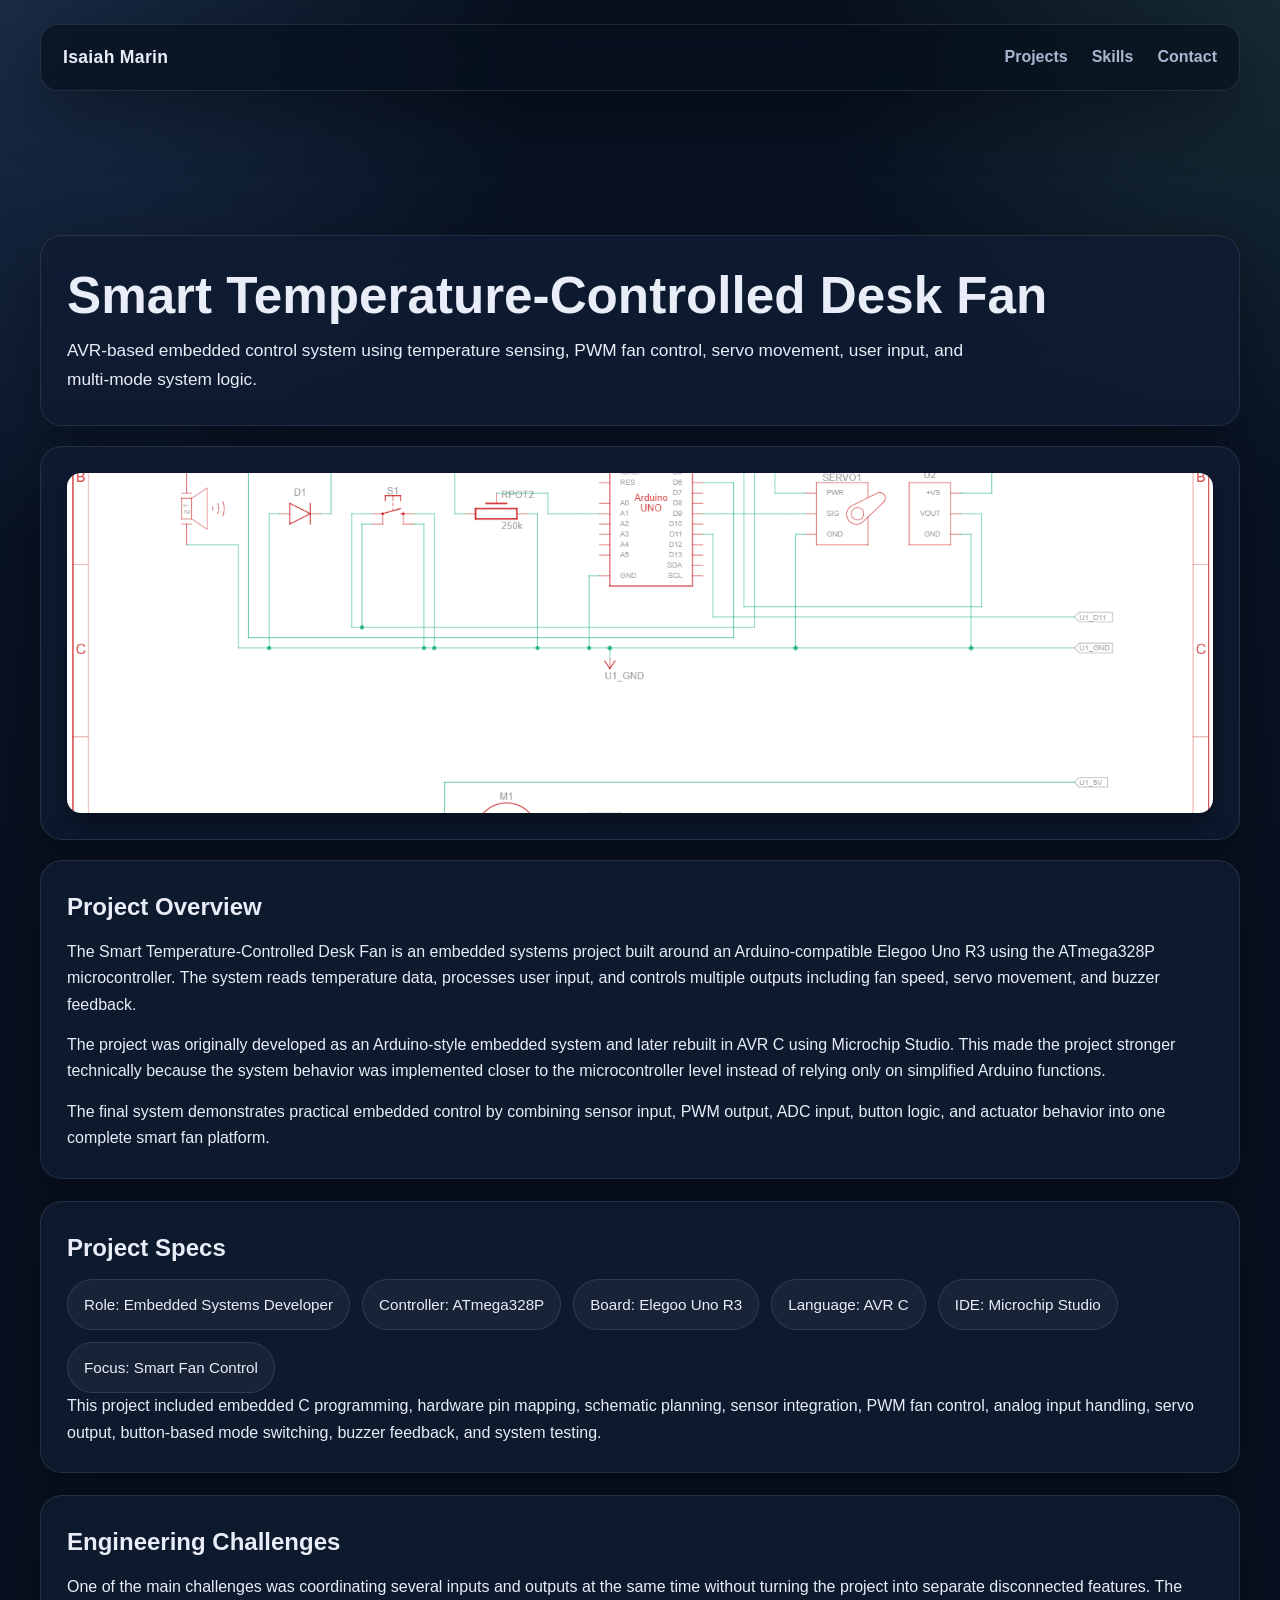
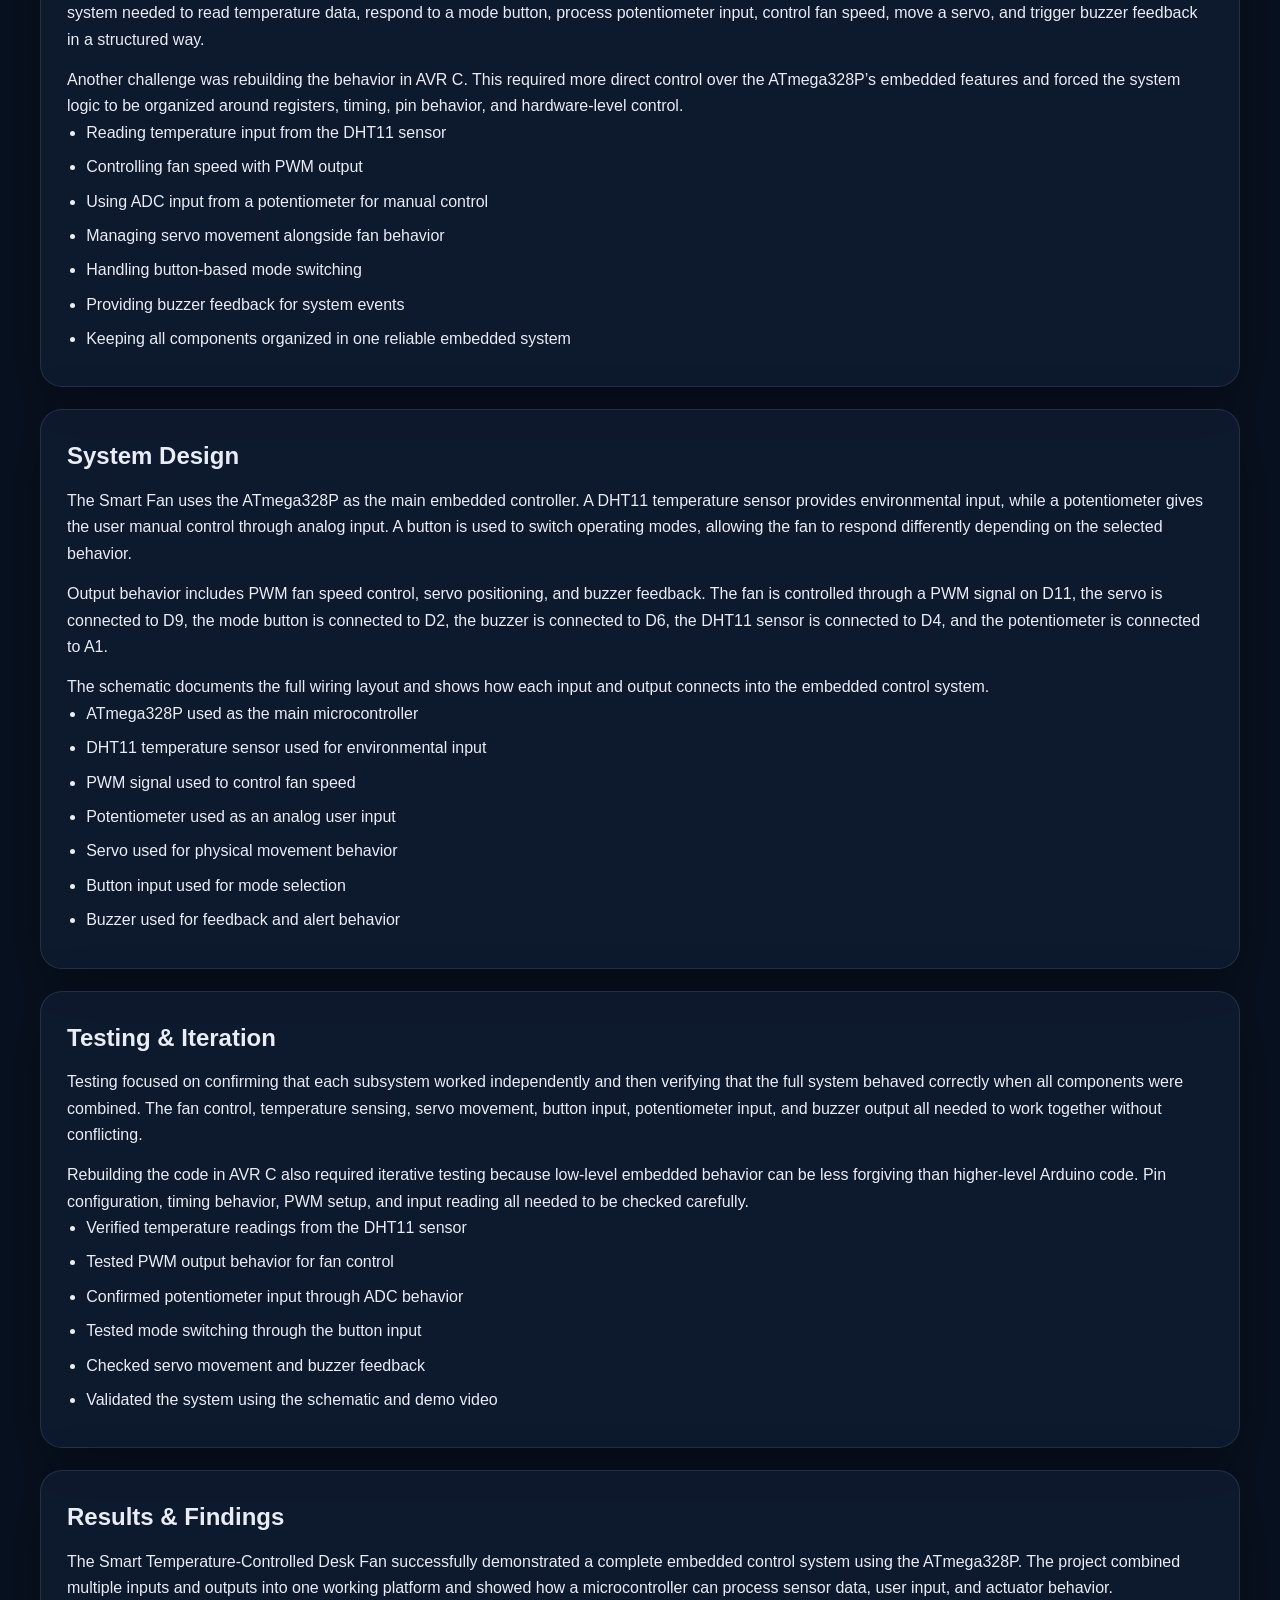
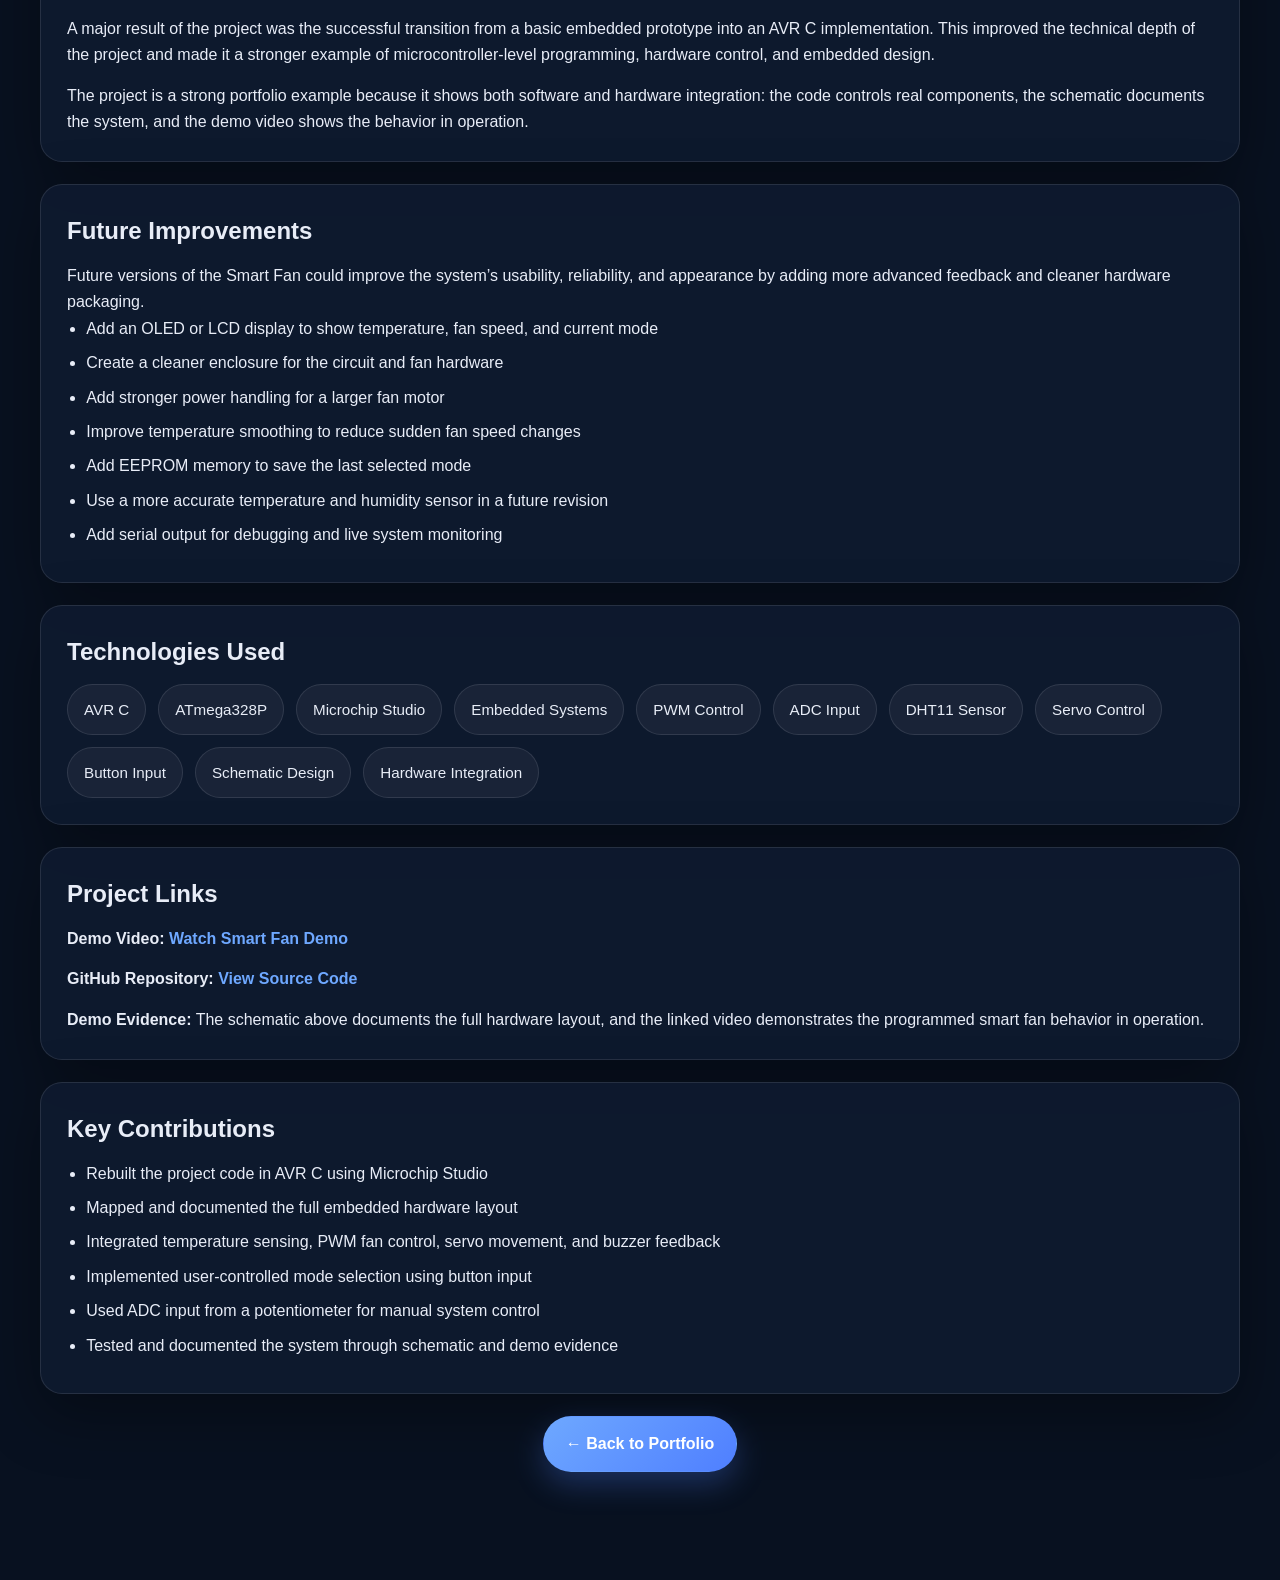
<file: projects/smart-fan.html>
<!DOCTYPE html>
<html lang="en">
<head>
  <meta charset="UTF-8">
  <meta name="viewport" content="width=device-width, initial-scale=1.0">
  <title>Smart Temperature-Controlled Desk Fan | Isaiah Marin</title>
  <link rel="stylesheet" href="../style.css">
</head>
<body>

<div class="site-bg"></div>

<nav class="navbar">
  <a href="../index.html" class="logo">Isaiah Marin</a>
  <div class="nav-links">
    <a href="../index.html#projects">Projects</a>
    <a href="../index.html#skills">Skills</a>
    <a href="../index.html#contact">Contact</a>
  </div>
</nav>

<main class="section">

  <div class="project-hero card">
    <h1>Smart Temperature-Controlled Desk Fan</h1>
    <p class="project-subtitle">
      AVR-based embedded control system using temperature sensing, PWM fan control, servo movement, user input, and multi-mode system logic.
    </p>
  </div>

  <div class="project-image-large card">
    <img src="../images/smart-fan-schematic.png" alt="Smart Temperature-Controlled Desk Fan schematic">
  </div>

  <div class="card">
    <h2>Project Overview</h2>

    <p>
      The Smart Temperature-Controlled Desk Fan is an embedded systems project built around an Arduino-compatible Elegoo Uno R3 using the ATmega328P microcontroller. The system reads temperature data, processes user input, and controls multiple outputs including fan speed, servo movement, and buzzer feedback.
    </p>

    <p>
      The project was originally developed as an Arduino-style embedded system and later rebuilt in AVR C using Microchip Studio. This made the project stronger technically because the system behavior was implemented closer to the microcontroller level instead of relying only on simplified Arduino functions.
    </p>

    <p>
      The final system demonstrates practical embedded control by combining sensor input, PWM output, ADC input, button logic, and actuator behavior into one complete smart fan platform.
    </p>
  </div>

  <div class="card">
    <h2>Project Specs</h2>

    <div class="skills-wrap">
      <span class="skill-pill">Role: Embedded Systems Developer</span>
      <span class="skill-pill">Controller: ATmega328P</span>
      <span class="skill-pill">Board: Elegoo Uno R3</span>
      <span class="skill-pill">Language: AVR C</span>
      <span class="skill-pill">IDE: Microchip Studio</span>
      <span class="skill-pill">Focus: Smart Fan Control</span>
    </div>

    <p>
      This project included embedded C programming, hardware pin mapping, schematic planning, sensor integration, PWM fan control, analog input handling, servo output, button-based mode switching, buzzer feedback, and system testing.
    </p>
  </div>

  <div class="card">
    <h2>Engineering Challenges</h2>

    <p>
      One of the main challenges was coordinating several inputs and outputs at the same time without turning the project into separate disconnected features. The system needed to read temperature data, respond to a mode button, process potentiometer input, control fan speed, move a servo, and trigger buzzer feedback in a structured way.
    </p>

    <p>
      Another challenge was rebuilding the behavior in AVR C. This required more direct control over the ATmega328P’s embedded features and forced the system logic to be organized around registers, timing, pin behavior, and hardware-level control.
    </p>

    <ul>
      <li>Reading temperature input from the DHT11 sensor</li>
      <li>Controlling fan speed with PWM output</li>
      <li>Using ADC input from a potentiometer for manual control</li>
      <li>Managing servo movement alongside fan behavior</li>
      <li>Handling button-based mode switching</li>
      <li>Providing buzzer feedback for system events</li>
      <li>Keeping all components organized in one reliable embedded system</li>
    </ul>
  </div>

  <div class="card">
    <h2>System Design</h2>

    <p>
      The Smart Fan uses the ATmega328P as the main embedded controller. A DHT11 temperature sensor provides environmental input, while a potentiometer gives the user manual control through analog input. A button is used to switch operating modes, allowing the fan to respond differently depending on the selected behavior.
    </p>

    <p>
      Output behavior includes PWM fan speed control, servo positioning, and buzzer feedback. The fan is controlled through a PWM signal on D11, the servo is connected to D9, the mode button is connected to D2, the buzzer is connected to D6, the DHT11 sensor is connected to D4, and the potentiometer is connected to A1.
    </p>

    <p>
      The schematic documents the full wiring layout and shows how each input and output connects into the embedded control system.
    </p>

    <ul>
      <li>ATmega328P used as the main microcontroller</li>
      <li>DHT11 temperature sensor used for environmental input</li>
      <li>PWM signal used to control fan speed</li>
      <li>Potentiometer used as an analog user input</li>
      <li>Servo used for physical movement behavior</li>
      <li>Button input used for mode selection</li>
      <li>Buzzer used for feedback and alert behavior</li>
    </ul>
  </div>

  <div class="card">
    <h2>Testing & Iteration</h2>

    <p>
      Testing focused on confirming that each subsystem worked independently and then verifying that the full system behaved correctly when all components were combined. The fan control, temperature sensing, servo movement, button input, potentiometer input, and buzzer output all needed to work together without conflicting.
    </p>

    <p>
      Rebuilding the code in AVR C also required iterative testing because low-level embedded behavior can be less forgiving than higher-level Arduino code. Pin configuration, timing behavior, PWM setup, and input reading all needed to be checked carefully.
    </p>

    <ul>
      <li>Verified temperature readings from the DHT11 sensor</li>
      <li>Tested PWM output behavior for fan control</li>
      <li>Confirmed potentiometer input through ADC behavior</li>
      <li>Tested mode switching through the button input</li>
      <li>Checked servo movement and buzzer feedback</li>
      <li>Validated the system using the schematic and demo video</li>
    </ul>
  </div>

  <div class="card">
    <h2>Results & Findings</h2>

    <p>
      The Smart Temperature-Controlled Desk Fan successfully demonstrated a complete embedded control system using the ATmega328P. The project combined multiple inputs and outputs into one working platform and showed how a microcontroller can process sensor data, user input, and actuator behavior.
    </p>

    <p>
      A major result of the project was the successful transition from a basic embedded prototype into an AVR C implementation. This improved the technical depth of the project and made it a stronger example of microcontroller-level programming, hardware control, and embedded design.
    </p>

    <p>
      The project is a strong portfolio example because it shows both software and hardware integration: the code controls real components, the schematic documents the system, and the demo video shows the behavior in operation.
    </p>
  </div>

  <div class="card">
    <h2>Future Improvements</h2>

    <p>
      Future versions of the Smart Fan could improve the system’s usability, reliability, and appearance by adding more advanced feedback and cleaner hardware packaging.
    </p>

    <ul>
      <li>Add an OLED or LCD display to show temperature, fan speed, and current mode</li>
      <li>Create a cleaner enclosure for the circuit and fan hardware</li>
      <li>Add stronger power handling for a larger fan motor</li>
      <li>Improve temperature smoothing to reduce sudden fan speed changes</li>
      <li>Add EEPROM memory to save the last selected mode</li>
      <li>Use a more accurate temperature and humidity sensor in a future revision</li>
      <li>Add serial output for debugging and live system monitoring</li>
    </ul>
  </div>

  <div class="card">
    <h2>Technologies Used</h2>

    <div class="skills-wrap">
      <span class="skill-pill">AVR C</span>
      <span class="skill-pill">ATmega328P</span>
      <span class="skill-pill">Microchip Studio</span>
      <span class="skill-pill">Embedded Systems</span>
      <span class="skill-pill">PWM Control</span>
      <span class="skill-pill">ADC Input</span>
      <span class="skill-pill">DHT11 Sensor</span>
      <span class="skill-pill">Servo Control</span>
      <span class="skill-pill">Button Input</span>
      <span class="skill-pill">Schematic Design</span>
      <span class="skill-pill">Hardware Integration</span>
    </div>
  </div>

  <div class="card">
    <h2>Project Links</h2>

    <p>
      <strong>Demo Video:</strong>
      <a href="https://youtube.com/shorts/yuGu1xCw2uQ" target="_blank">
        Watch Smart Fan Demo
      </a>
    </p>

    <p>
      <strong>GitHub Repository:</strong>
      <a href="https://github.com/IsaiahMarin/Smart-Fan" target="_blank">
        View Source Code
      </a>
    </p>

    <p>
      <strong>Demo Evidence:</strong>
      The schematic above documents the full hardware layout, and the linked video demonstrates the programmed smart fan behavior in operation.
    </p>
  </div>

  <div class="card">
    <h2>Key Contributions</h2>

    <ul>
      <li>Rebuilt the project code in AVR C using Microchip Studio</li>
      <li>Mapped and documented the full embedded hardware layout</li>
      <li>Integrated temperature sensing, PWM fan control, servo movement, and buzzer feedback</li>
      <li>Implemented user-controlled mode selection using button input</li>
      <li>Used ADC input from a potentiometer for manual system control</li>
      <li>Tested and documented the system through schematic and demo evidence</li>
    </ul>
  </div>

  <div style="text-align:center; margin-top:20px;">
    <a href="../index.html" class="btn btn-primary">← Back to Portfolio</a>
  </div>

</main>

<script src="../script.js"></script>
</body>
</html>
</file>
<file: style.css>
:root {
  --bg: #081120;
  --bg-secondary: #0f1b31;
  --panel: rgba(15, 27, 49, 0.82);
  --panel-strong: rgba(18, 31, 56, 0.95);
  --text: #e8edf7;
  --muted: #aab6cf;
  --accent: #6ea8ff;
  --accent-2: #8ef0d1;
  --border: rgba(255, 255, 255, 0.1);
  --shadow: 0 20px 60px rgba(0, 0, 0, 0.35);
  --radius: 22px;
  --max-width: 1200px;
}

* {
  margin: 0;
  padding: 0;
  box-sizing: border-box;
}

html {
  scroll-behavior: smooth;
}

body {
  font-family: Arial, Helvetica, sans-serif;
  background: var(--bg);
  color: var(--text);
  line-height: 1.65;
  overflow-x: hidden;
}

.site-bg {
  position: fixed;
  inset: 0;
  background:
    radial-gradient(circle at top left, rgba(110, 168, 255, 0.18), transparent 35%),
    radial-gradient(circle at top right, rgba(142, 240, 209, 0.12), transparent 30%),
    linear-gradient(180deg, #07101d 0%, #091426 40%, #081120 100%);
  z-index: -1;
}

a {
  text-decoration: none;
  color: inherit;
}

img {
  max-width: 100%;
  display: block;
}

ul {
  padding-left: 1.2rem;
}

li {
  margin-bottom: 8px;
}

main {
  padding: 0 24px 40px;
}

/* Navigation */
.hero {
  width: 100%;
  padding: 24px 24px 80px;
}

.navbar {
  max-width: var(--max-width);
  margin: 24px auto 64px;
  padding: 18px 22px;
  display: flex;
  align-items: center;
  justify-content: space-between;
  gap: 16px;
  background: rgba(7, 16, 29, 0.7);
  border: 1px solid var(--border);
  border-radius: 18px;
  backdrop-filter: blur(12px);
  box-shadow: var(--shadow);
  position: sticky;
  top: 16px;
  z-index: 100;
}

.logo {
  font-size: 1.1rem;
  font-weight: 700;
  letter-spacing: 0.3px;
  white-space: nowrap;
}

.nav-links {
  display: flex;
  gap: 24px;
  align-items: center;
  flex-wrap: wrap;
  justify-content: flex-end;
}

.nav-links a {
  color: var(--muted);
  transition: 0.25s ease;
  font-weight: 600;
}

.nav-links a:hover {
  color: var(--text);
}

.menu-toggle {
  display: none;
  background: transparent;
  border: 1px solid var(--border);
  color: var(--text);
  font-size: 1.25rem;
  padding: 8px 12px;
  border-radius: 12px;
  cursor: pointer;
}

/* Homepage Hero */
.hero-content {
  max-width: var(--max-width);
  margin: 0 auto;
  min-height: 72vh;
  display: grid;
  grid-template-columns: 1.15fr 0.85fr;
  gap: 32px;
  align-items: center;
}

.eyebrow,
.section-label {
  color: var(--accent-2);
  text-transform: uppercase;
  letter-spacing: 0.18em;
  font-size: 0.78rem;
  margin-bottom: 14px;
  font-weight: 700;
}

.hero-text h1 {
  font-size: clamp(2.7rem, 5vw, 4.8rem);
  line-height: 1.05;
  margin-bottom: 20px;
  max-width: 12ch;
}

.hero-description {
  color: var(--muted);
  max-width: 640px;
  font-size: 1.08rem;
  margin-bottom: 28px;
}

.hero-buttons {
  display: flex;
  gap: 16px;
  flex-wrap: wrap;
}

.hero-panel {
  display: flex;
  flex-direction: column;
  gap: 20px;
}

/* Buttons */
.btn {
  display: inline-flex;
  align-items: center;
  justify-content: center;
  padding: 14px 22px;
  border-radius: 999px;
  font-weight: 700;
  transition: 0.25s ease;
  border: 1px solid transparent;
}

.btn:hover {
  transform: translateY(-2px);
}

.btn-primary {
  background: linear-gradient(135deg, var(--accent), #4f7fff);
  color: white;
  box-shadow: 0 12px 30px rgba(78, 128, 255, 0.28);
}

.btn-secondary {
  background: rgba(255, 255, 255, 0.04);
  border-color: var(--border);
  color: var(--text);
}

/* Cards */
.hero-card,
.card,
.project-card,
.objective-card {
  background: var(--panel);
  border: 1px solid var(--border);
  border-radius: var(--radius);
  box-shadow: var(--shadow);
}

.hero-card {
  padding: 28px;
  transition: transform 0.25s ease, box-shadow 0.25s ease;
}

.hero-card:hover,
.card:hover {
  transform: translateY(-4px);
  box-shadow: 0 20px 50px rgba(0, 0, 0, 0.42);
}

.hero-card h2 {
  margin-bottom: 16px;
  font-size: 1.2rem;
}

.hero-card li {
  margin-bottom: 12px;
  color: var(--muted);
}

.hero-card li a:hover {
  color: var(--accent);
}

.mini-card p {
  color: var(--muted);
}

.section {
  max-width: var(--max-width);
  margin: 0 auto 28px;
  padding: 80px 0;
}

.section-heading {
  margin-bottom: 24px;
}

.section-heading h2 {
  font-size: clamp(1.8rem, 3vw, 2.6rem);
}

.card,
.objective-card {
  padding: 26px;
  transition: transform 0.25s ease, box-shadow 0.25s ease;
  margin-bottom: 22px;
}

.card h1,
.card h2,
.card h3 {
  margin-bottom: 12px;
}

.card p + p {
  margin-top: 14px;
}

.card p,
.card li {
  color: var(--text);
}

.card strong {
  color: var(--text);
}

.card a {
  color: var(--accent);
  font-weight: 700;
}

.card a:hover {
  color: var(--accent-2);
}

/* Homepage Project Grid */
.project-grid {
  display: grid;
  grid-template-columns: repeat(2, 1fr);
  gap: 22px;
}

.project-card {
  overflow: hidden;
  transition: transform 0.25s ease, border-color 0.25s ease, box-shadow 0.25s ease;
}

.project-card:hover {
  transform: translateY(-6px);
  border-color: rgba(110, 168, 255, 0.35);
  box-shadow: 0 24px 60px rgba(0, 0, 0, 0.4);
}

.project-image {
  height: 220px;
  overflow: hidden;
  border-bottom: 1px solid var(--border);
}

.project-image img {
  width: 100%;
  height: 100%;
  object-fit: cover;
  transition: transform 0.45s ease;
}

.project-card:hover .project-image img {
  transform: scale(1.06);
}

.project-card-content {
  padding: 22px;
}

.project-card-content h3 {
  margin-bottom: 10px;
}

.project-card-content p {
  color: var(--muted);
  margin-bottom: 16px;
}

.project-link,
.contact-link {
  color: var(--accent);
  font-weight: 700;
}

/* Skills */
.skills-wrap {
  display: flex;
  gap: 12px;
  flex-wrap: wrap;
  margin-top: 10px;
}

.skill-pill {
  padding: 12px 16px;
  border-radius: 999px;
  background: rgba(255, 255, 255, 0.05);
  border: 1px solid var(--border);
  color: var(--text);
  transition: 0.2s ease;
  font-size: 0.95rem;
}

.skill-pill:hover {
  transform: translateY(-2px);
  border-color: rgba(110, 168, 255, 0.35);
}

/* Footer */
.footer {
  padding: 24px;
  text-align: center;
  color: var(--muted);
  border-top: 1px solid rgba(255, 255, 255, 0.06);
}

/* Optional Animation */
.fade-in {
  opacity: 1;
  transform: translateY(0);
  transition: opacity 0.8s ease, transform 0.8s ease;
}

.fade-in.show {
  opacity: 1;
  transform: translateY(0);
}

/* Project Pages */
.project-hero {
  margin-bottom: 20px;
}

.project-hero.card {
  padding: 32px 26px;
}

.project-hero h1 {
  font-size: clamp(2rem, 4vw, 3.5rem);
  line-height: 1.1;
}

.project-subtitle {
  color: var(--muted);
  margin-top: 10px;
  font-size: 1.08rem;
  max-width: 900px;
}

.card img {
  width: 100%;
  max-width: 100%;
  height: auto;
  display: block;
  margin: 0 auto;
  border-radius: 14px;
  box-shadow: 0 10px 25px rgba(0, 0, 0, 0.3);
}

/* Project Case Study Layout */
.project-case-study {
  display: grid;
  grid-template-columns: minmax(0, 1fr) 320px;
  gap: 22px;
  align-items: start;
}

.project-main-content {
  min-width: 0;
}

.project-sidebar {
  position: sticky;
  top: 120px;
}

.project-sidebar .card {
  margin-bottom: 22px;
}

.project-spec-list {
  list-style: none;
  padding-left: 0;
}

.project-spec-list li {
  display: flex;
  justify-content: space-between;
  gap: 14px;
  padding: 10px 0;
  border-bottom: 1px solid var(--border);
}

.project-spec-list li:last-child {
  border-bottom: none;
}

.project-spec-label {
  color: var(--muted);
  font-weight: 700;
}

.project-spec-value {
  color: var(--text);
  text-align: right;
}

/* Standard Large Project Image Blocks */
.project-image-large {
  overflow: hidden;
  border-radius: var(--radius);
  margin-bottom: 20px;
}

.project-image-large img {
  width: 100%;
  height: 340px;
  object-fit: cover;
  transition: transform 0.4s ease;
}

.project-image-large:hover img {
  transform: scale(1.03);
}

/* Project Gallery Grids */
.project-gallery-grid {
  display: grid;
  grid-template-columns: repeat(2, 1fr);
  gap: 20px;
  margin-bottom: 22px;
}

.project-gallery-grid.two-up {
  grid-template-columns: repeat(2, 1fr);
}

.project-gallery-grid.three-up {
  grid-template-columns: repeat(2, 1fr);
}

.project-gallery-grid .card {
  margin-bottom: 0;
  overflow: hidden;
}

.project-gallery-grid img {
  width: 100%;
  height: 260px;
  object-fit: cover;
  display: block;
  border-radius: 12px;
  transition: transform 0.4s ease;
}

.project-gallery-grid .card:hover img {
  transform: scale(1.03);
}

/* Harvest Hawk Side-By-Side Image Row */
.harvest-hawk-image-row {
  display: grid;
  grid-template-columns: 1fr 1fr;
  gap: 20px;
  margin-bottom: 22px;
}

.image-card-half {
  padding: 14px;
  margin-bottom: 0;
}

.image-card-half img {
  width: 100%;
  height: 260px;
  object-fit: cover;
  display: block;
  border-radius: 12px;
}

/* Scroll Top Button */
.scroll-top-btn {
  position: fixed;
  right: 22px;
  bottom: 22px;
  width: 48px;
  height: 48px;
  border: none;
  border-radius: 999px;
  background: linear-gradient(135deg, var(--accent), #4f7fff);
  color: white;
  font-size: 1.2rem;
  cursor: pointer;
  box-shadow: 0 12px 30px rgba(78, 128, 255, 0.28);
  display: none;
  z-index: 200;
}

.scroll-top-btn.show {
  display: inline-flex;
  align-items: center;
  justify-content: center;
}

/* Lightbox */
.lightbox {
  position: fixed;
  top: 0;
  left: 0;
  width: 100%;
  height: 100%;
  background: rgba(0,0,0,0.85);
  display: none;
  align-items: center;
  justify-content: center;
  z-index: 999;
}

.lightbox img {
  max-width: 90%;
  max-height: 90%;
  border-radius: 12px;
  box-shadow: 0 20px 60px rgba(0,0,0,0.6);
  cursor: zoom-out;
}

.expandable-img {
  cursor: zoom-in;
  transition: transform 0.25s ease;
}

.expandable-img:hover {
  transform: scale(1.02);
}

/* Responsive */
@media (max-width: 980px) {
  .hero-content,
  .project-grid,
  .project-case-study {
    grid-template-columns: 1fr;
  }

  .hero-text h1 {
    max-width: 14ch;
  }

  .project-sidebar {
    position: static;
  }
}

@media (max-width: 760px) {
  main {
    padding: 0 16px 32px;
  }

  .hero {
    padding: 18px 16px 56px;
  }

  .navbar {
    padding: 16px 18px;
    margin: 16px 16px 40px;
    top: 10px;
    align-items: flex-start;
  }

  .logo {
    font-size: 1rem;
  }

  .menu-toggle {
    display: inline-flex;
  }

  .nav-links {
    position: absolute;
    top: calc(100% + 10px);
    right: 0;
    width: 220px;
    padding: 16px;
    background: rgba(8, 17, 32, 0.96);
    border: 1px solid var(--border);
    border-radius: 18px;
    display: none;
    flex-direction: column;
    align-items: flex-start;
    box-shadow: var(--shadow);
  }

  .nav-links.open,
  .nav-links.active {
    display: flex;
  }

  .hero-content {
    min-height: auto;
    gap: 24px;
  }

  .hero-text h1 {
    font-size: 2.6rem;
    max-width: 100%;
  }

  .hero-description,
  .project-subtitle {
    font-size: 1rem;
  }

  .section {
    padding: 48px 0;
  }

  .card,
  .objective-card,
  .hero-card {
    padding: 22px;
  }

  .project-hero.card {
    padding: 26px 22px;
  }

  .project-image {
    height: 180px;
  }

  .project-image-large img {
    height: auto;
  }

  .project-gallery-grid,
  .project-gallery-grid.two-up,
  .project-gallery-grid.three-up,
  .harvest-hawk-image-row {
    grid-template-columns: 1fr;
  }

  .project-gallery-grid img,
  .image-card-half img {
    height: auto;
  }

  .project-spec-list li {
    flex-direction: column;
    gap: 2px;
  }

  .project-spec-value {
    text-align: left;
  }

  .skill-pill {
    font-size: 0.9rem;
    padding: 10px 14px;
  }

  .btn {
    width: 100%;
  }

  .hero-buttons {
    width: 100%;
  }
}

@media (max-width: 420px) {
  .hero-text h1 {
    font-size: 2.25rem;
  }

  .project-hero h1 {
    font-size: 2rem;
  }

  .navbar {
    border-radius: 16px;
  }

  .card,
  .objective-card,
  .hero-card {
    border-radius: 18px;
  }
}
</file>
